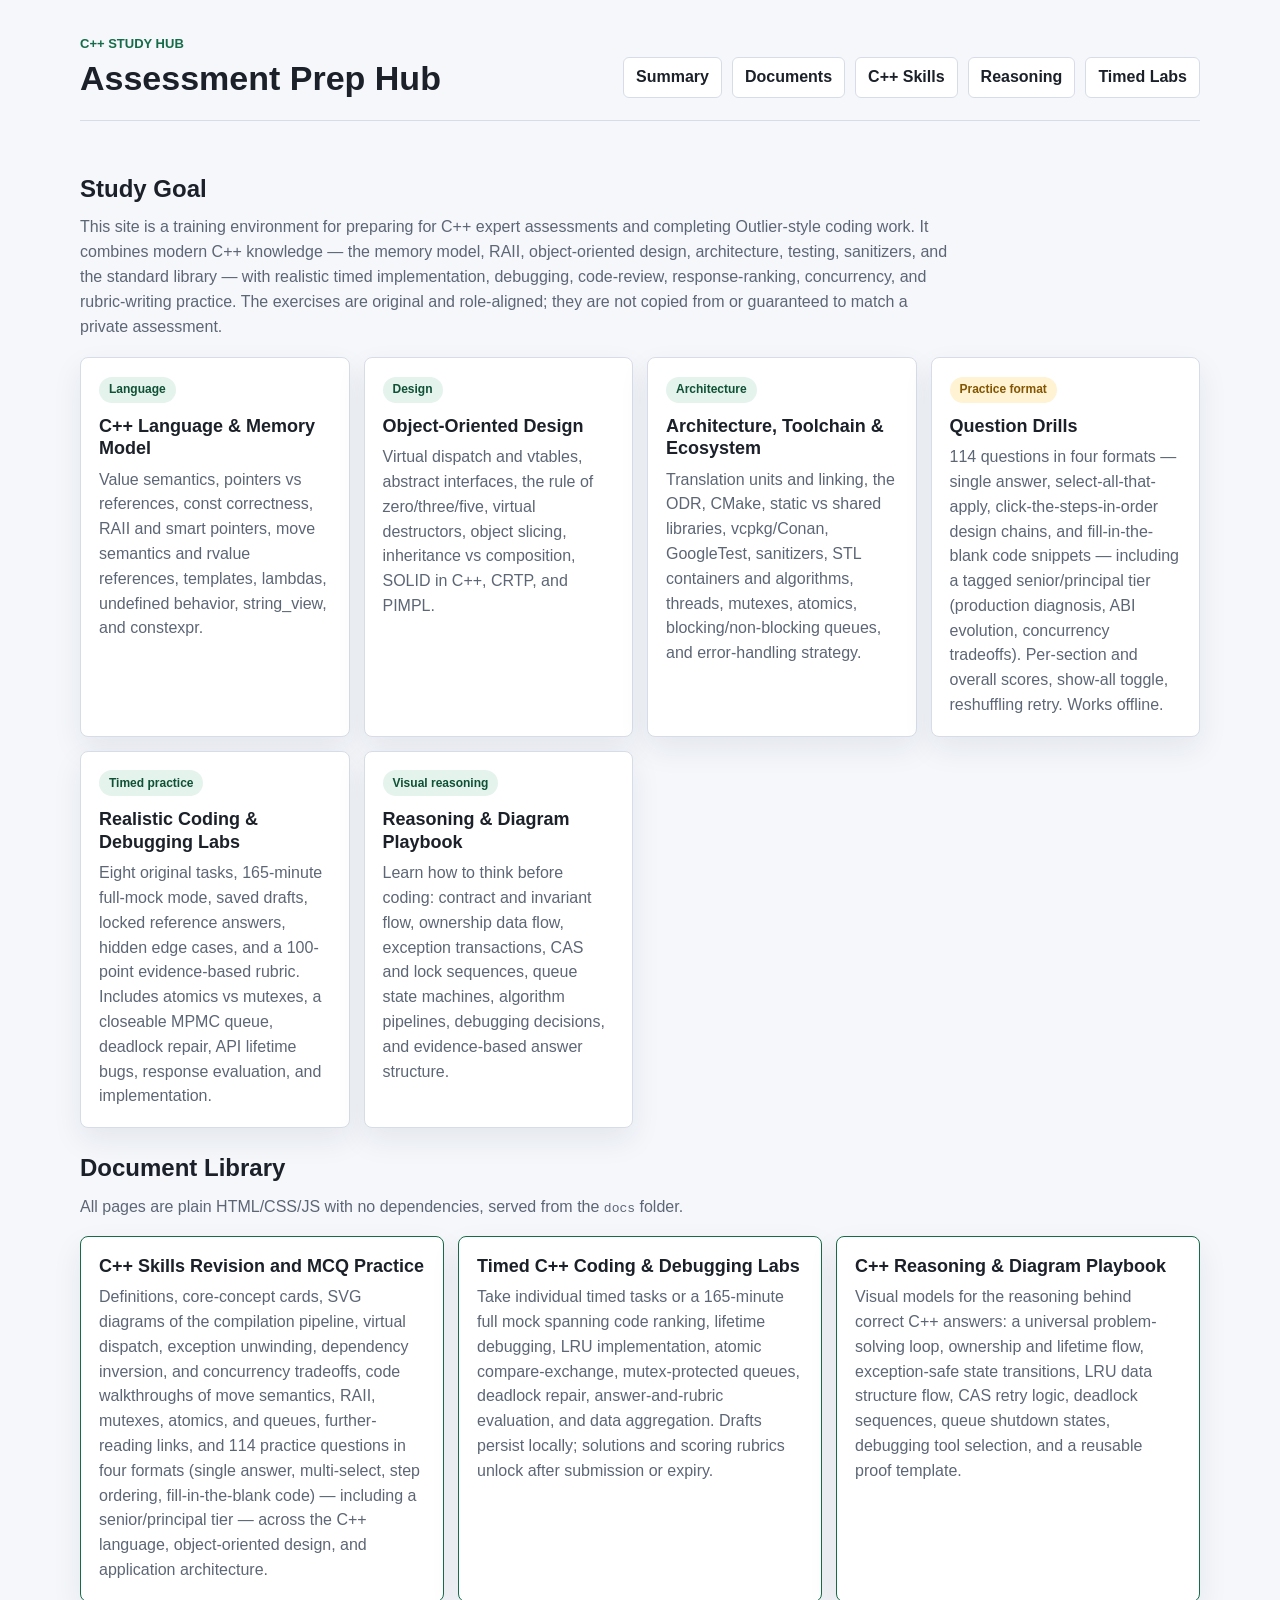
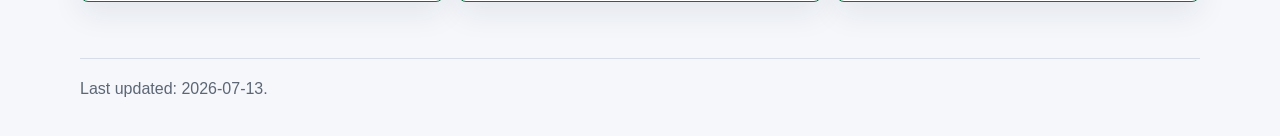
<file: docs/index.html>
<!doctype html>
<html lang="en">
<head>
  <meta charset="utf-8">
  <meta name="viewport" content="width=device-width, initial-scale=1">
  <meta name="description" content="C++ preparation hub for Outlier-style expert work: revision notes, 114 question drills, and realistic timed coding, debugging, code-review, concurrency, and rubric-writing labs.">
  <title>C++ Study Hub</title>
  <link rel="stylesheet" href="styles.css">
</head>
<body>
  <header class="topbar">
    <div>
      <p class="eyebrow">C++ study hub</p>
      <h1>Assessment Prep Hub</h1>
    </div>
    <nav aria-label="Site navigation">
      <a href="#summary">Summary</a>
      <a href="#documents">Documents</a>
      <a href="cpp-skills.html">C++ Skills</a>
      <a href="reasoning-playbook.html">Reasoning</a>
      <a href="assessment-labs.html">Timed Labs</a>
    </nav>
  </header>

  <main>
    <section id="summary" class="section">
      <div class="intro">
        <h2>Study Goal</h2>
        <p>
          This site is a training environment for preparing for C++ expert assessments and completing Outlier-style
          coding work. It combines modern C++ knowledge — the memory model, RAII, object-oriented design,
          architecture, testing, sanitizers, and the standard library — with realistic timed implementation,
          debugging, code-review, response-ranking, concurrency, and rubric-writing practice. The exercises are
          original and role-aligned; they are not copied from or guaranteed to match a private assessment.
        </p>
      </div>

      <div class="quick-grid">
        <article class="mini-card">
          <span class="status good">Language</span>
          <h3>C++ Language &amp; Memory Model</h3>
          <p>Value semantics, pointers vs references, const correctness, RAII and smart pointers, move semantics and rvalue references, templates, lambdas, undefined behavior, string_view, and constexpr.</p>
        </article>
        <article class="mini-card">
          <span class="status good">Design</span>
          <h3>Object-Oriented Design</h3>
          <p>Virtual dispatch and vtables, abstract interfaces, the rule of zero/three/five, virtual destructors, object slicing, inheritance vs composition, SOLID in C++, CRTP, and PIMPL.</p>
        </article>
        <article class="mini-card">
          <span class="status good">Architecture</span>
          <h3>Architecture, Toolchain &amp; Ecosystem</h3>
          <p>Translation units and linking, the ODR, CMake, static vs shared libraries, vcpkg/Conan, GoogleTest, sanitizers, STL containers and algorithms, threads, mutexes, atomics, blocking/non-blocking queues, and error-handling strategy.</p>
        </article>
        <article class="mini-card">
          <span class="status warning">Practice format</span>
          <h3>Question Drills</h3>
          <p>114 questions in four formats — single answer, select-all-that-apply, click-the-steps-in-order design chains, and fill-in-the-blank code snippets — including a tagged senior/principal tier (production diagnosis, ABI evolution, concurrency tradeoffs). Per-section and overall scores, show-all toggle, reshuffling retry. Works offline.</p>
        </article>
        <article class="mini-card">
          <span class="status good">Timed practice</span>
          <h3>Realistic Coding &amp; Debugging Labs</h3>
          <p>Eight original tasks, 165-minute full-mock mode, saved drafts, locked reference answers, hidden edge cases, and a 100-point evidence-based rubric. Includes atomics vs mutexes, a closeable MPMC queue, deadlock repair, API lifetime bugs, response evaluation, and implementation.</p>
        </article>
        <article class="mini-card">
          <span class="status good">Visual reasoning</span>
          <h3>Reasoning &amp; Diagram Playbook</h3>
          <p>Learn how to think before coding: contract and invariant flow, ownership data flow, exception transactions, CAS and lock sequences, queue state machines, algorithm pipelines, debugging decisions, and evidence-based answer structure.</p>
        </article>
      </div>
    </section>

    <section id="documents" class="section">
      <h2>Document Library</h2>
      <p class="section-note">
        All pages are plain HTML/CSS/JS with no dependencies, served from the <code>docs</code> folder.
      </p>

      <div class="doc-grid">
        <a class="doc-link featured" href="cpp-skills.html">
          <strong>C++ Skills Revision and MCQ Practice</strong>
          <span>Definitions, core-concept cards, SVG diagrams of the compilation pipeline, virtual dispatch, exception unwinding, dependency inversion, and concurrency tradeoffs, code walkthroughs of move semantics, RAII, mutexes, atomics, and queues, further-reading links, and 114 practice questions in four formats (single answer, multi-select, step ordering, fill-in-the-blank code) — including a senior/principal tier — across the C++ language, object-oriented design, and application architecture.</span>
        </a>
        <a class="doc-link featured" href="assessment-labs.html">
          <strong>Timed C++ Coding &amp; Debugging Labs</strong>
          <span>Take individual timed tasks or a 165-minute full mock spanning code ranking, lifetime debugging, LRU implementation, atomic compare-exchange, mutex-protected queues, deadlock repair, answer-and-rubric evaluation, and data aggregation. Drafts persist locally; solutions and scoring rubrics unlock after submission or expiry.</span>
        </a>
        <a class="doc-link featured" href="reasoning-playbook.html">
          <strong>C++ Reasoning &amp; Diagram Playbook</strong>
          <span>Visual models for the reasoning behind correct C++ answers: a universal problem-solving loop, ownership and lifetime flow, exception-safe state transitions, LRU data structure flow, CAS retry logic, deadlock sequences, queue shutdown states, debugging tool selection, and a reusable proof template.</span>
        </a>
      </div>
    </section>
  </main>

  <footer>
    <p>Last updated: 2026-07-13.</p>
  </footer>
</body>
</html>
</file>
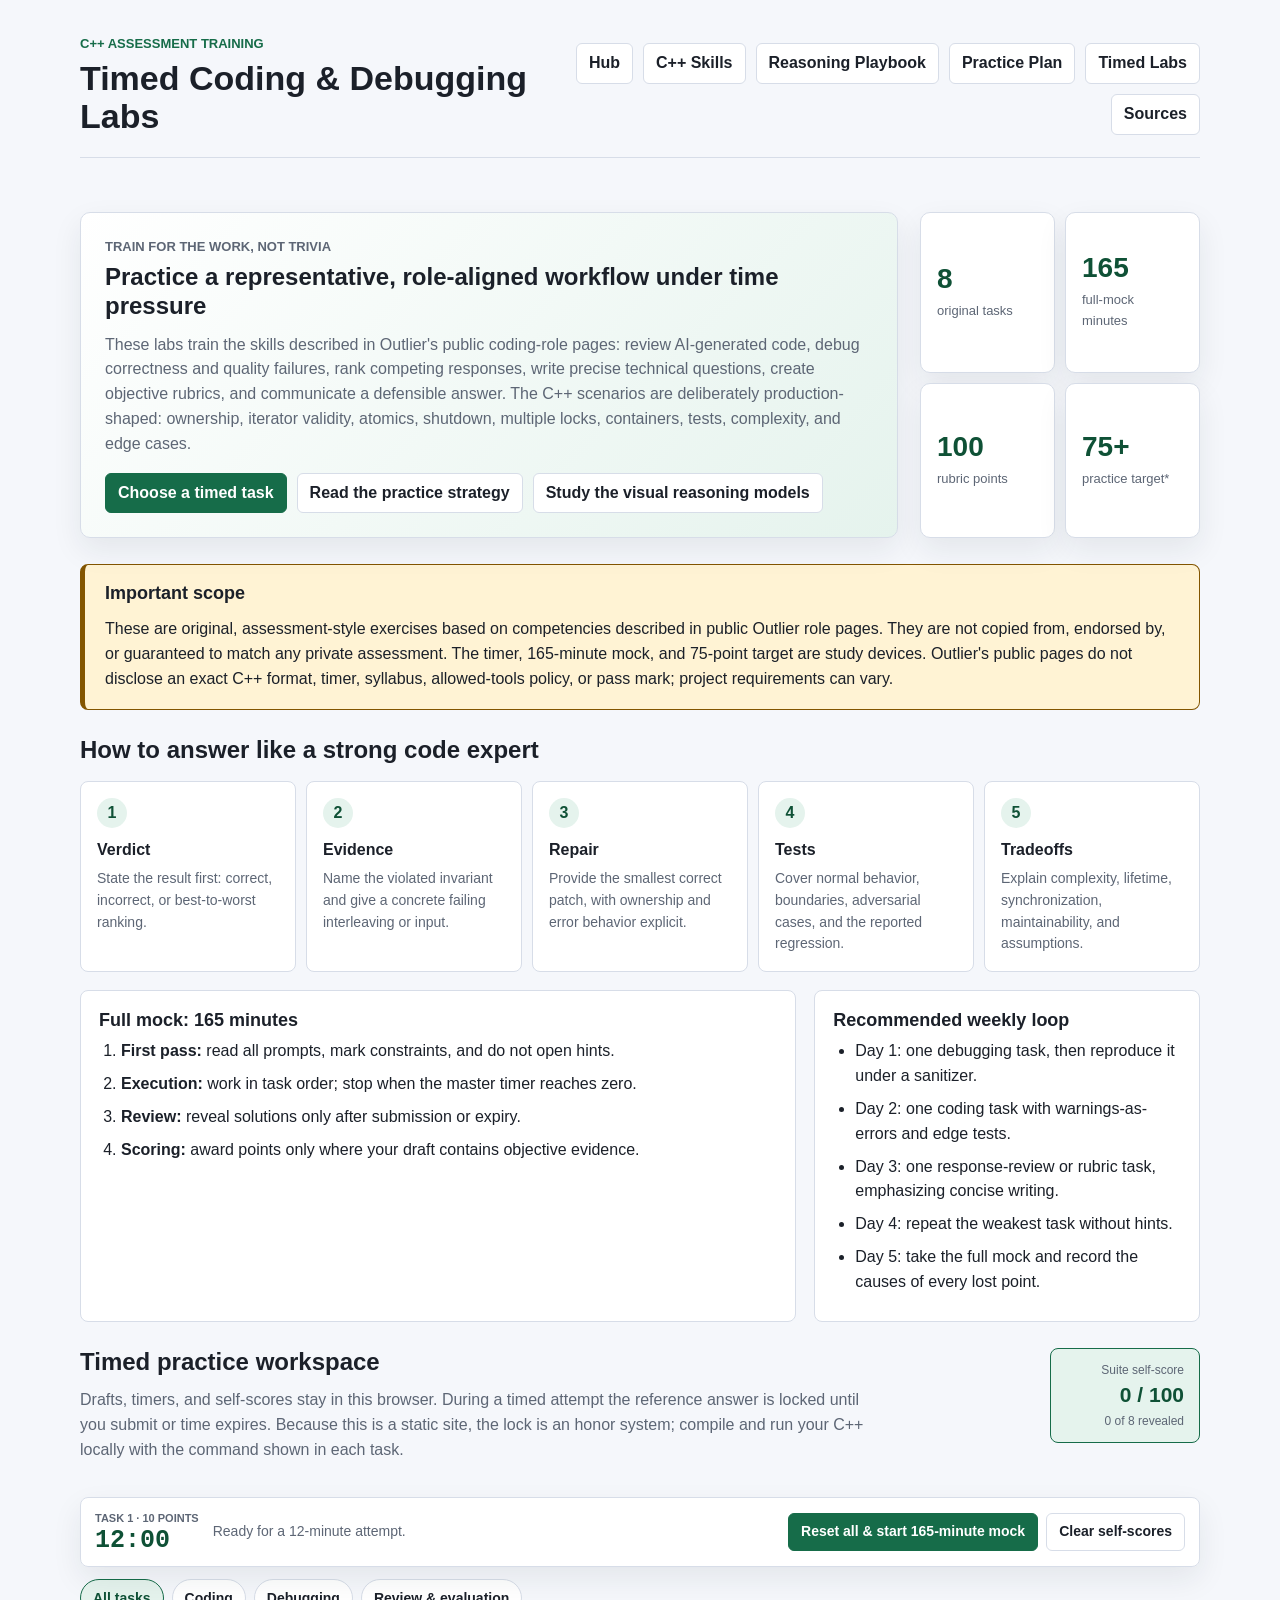
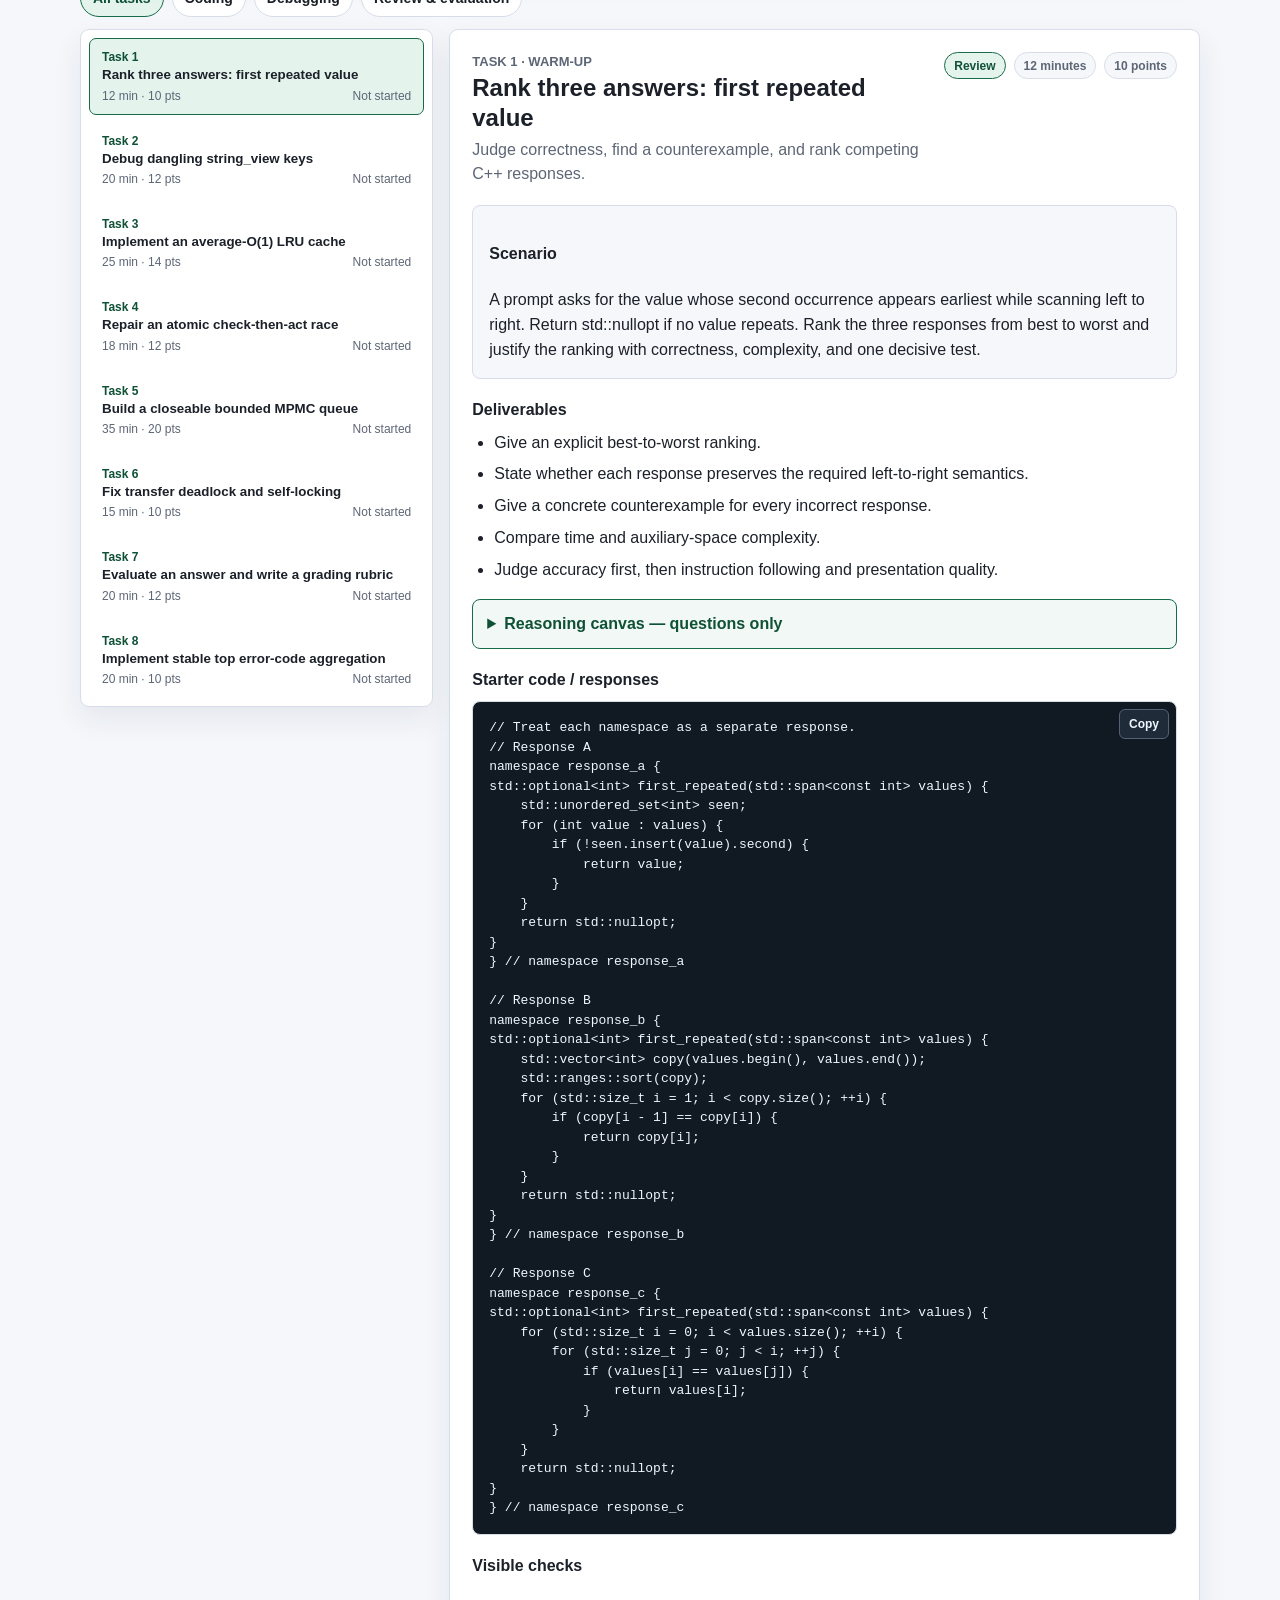
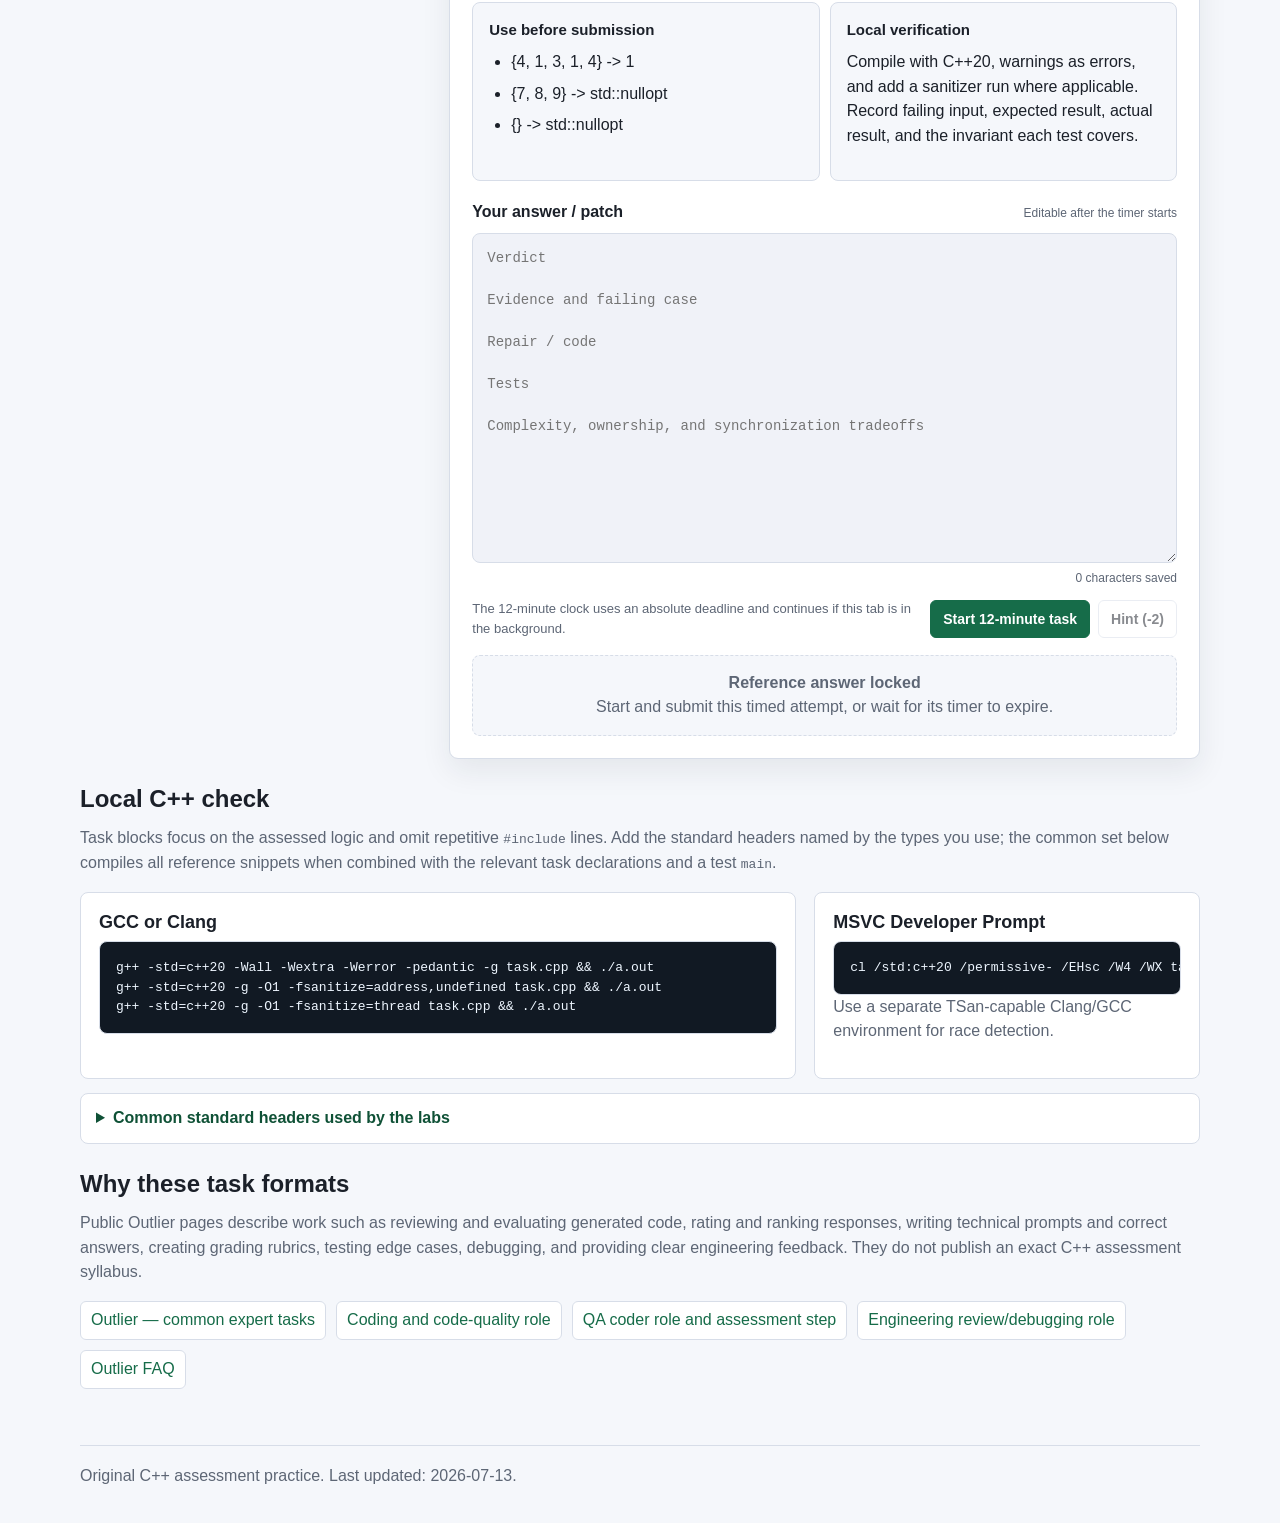
<file: docs/assessment-labs.html>
<!doctype html>
<html lang="en">
<head>
  <meta charset="utf-8">
  <meta name="viewport" content="width=device-width, initial-scale=1">
  <meta name="description" content="Original Outlier-role-aligned C++ assessment practice with timed coding, debugging, code-review, response-ranking, and rubric-writing tasks.">
  <title>Timed C++ Assessment Labs</title>
  <link rel="stylesheet" href="styles.css">
  <link rel="stylesheet" href="assessment-labs.css">
  <link rel="stylesheet" href="reasoning-playbook.css">
  <script defer src="assessment-labs-data.js"></script>
  <script defer src="assessment-labs.js"></script>
</head>
<body>
  <header class="topbar">
    <div>
      <p class="eyebrow">C++ assessment training</p>
      <h1>Timed Coding &amp; Debugging Labs</h1>
    </div>
    <nav aria-label="Site navigation">
      <a href="index.html">Hub</a>
      <a href="cpp-skills.html">C++ Skills</a>
      <a href="reasoning-playbook.html">Reasoning Playbook</a>
      <a href="#practice-plan">Practice Plan</a>
      <a href="#lab-app">Timed Labs</a>
      <a href="#sources">Sources</a>
    </nav>
  </header>

  <main>
    <section class="section hero-grid">
      <div class="intro">
        <p class="eyebrow">Train for the work, not trivia</p>
        <h2>Practice a representative, role-aligned workflow under time pressure</h2>
        <p>
          These labs train the skills described in Outlier's public coding-role pages: review AI-generated code,
          debug correctness and quality failures, rank competing responses, write precise technical questions,
          create objective rubrics, and communicate a defensible answer. The C++ scenarios are deliberately
          production-shaped: ownership, iterator validity, atomics, shutdown, multiple locks, containers, tests,
          complexity, and edge cases.
        </p>
        <div class="actions">
          <a class="button" href="#lab-app">Choose a timed task</a>
          <a class="button secondary" href="#practice-plan">Read the practice strategy</a>
          <a class="button secondary" href="reasoning-playbook.html">Study the visual reasoning models</a>
        </div>
      </div>
      <aside class="practice-summary" aria-label="Practice suite summary">
        <div><strong>8</strong><span>original tasks</span></div>
        <div><strong>165</strong><span>full-mock minutes</span></div>
        <div><strong>100</strong><span>rubric points</span></div>
        <div><strong>75+</strong><span>practice target*</span></div>
      </aside>
    </section>

    <section class="section notice" aria-labelledby="scope-title">
      <h2 id="scope-title">Important scope</h2>
      <p>
        These are original, assessment-style exercises based on competencies described in public Outlier role
        pages. They are not copied from, endorsed by, or guaranteed to match any private assessment. The timer,
        165-minute mock, and 75-point target are study devices. Outlier's public pages do not disclose an exact
        C++ format, timer, syllabus, allowed-tools policy, or pass mark; project requirements can vary.
      </p>
    </section>

    <section id="practice-plan" class="section">
      <h2>How to answer like a strong code expert</h2>
      <div class="answer-framework">
        <article><span>1</span><h3>Verdict</h3><p>State the result first: correct, incorrect, or best-to-worst ranking.</p></article>
        <article><span>2</span><h3>Evidence</h3><p>Name the violated invariant and give a concrete failing interleaving or input.</p></article>
        <article><span>3</span><h3>Repair</h3><p>Provide the smallest correct patch, with ownership and error behavior explicit.</p></article>
        <article><span>4</span><h3>Tests</h3><p>Cover normal behavior, boundaries, adversarial cases, and the reported regression.</p></article>
        <article><span>5</span><h3>Tradeoffs</h3><p>Explain complexity, lifetime, synchronization, maintainability, and assumptions.</p></article>
      </div>
      <div class="split plan-split">
        <article>
          <h3>Full mock: 165 minutes</h3>
          <ol class="timeline">
            <li><strong>First pass:</strong> read all prompts, mark constraints, and do not open hints.</li>
            <li><strong>Execution:</strong> work in task order; stop when the master timer reaches zero.</li>
            <li><strong>Review:</strong> reveal solutions only after submission or expiry.</li>
            <li><strong>Scoring:</strong> award points only where your draft contains objective evidence.</li>
          </ol>
        </article>
        <article>
          <h3>Recommended weekly loop</h3>
          <ul class="checklist">
            <li>Day 1: one debugging task, then reproduce it under a sanitizer.</li>
            <li>Day 2: one coding task with warnings-as-errors and edge tests.</li>
            <li>Day 3: one response-review or rubric task, emphasizing concise writing.</li>
            <li>Day 4: repeat the weakest task without hints.</li>
            <li>Day 5: take the full mock and record the causes of every lost point.</li>
          </ul>
        </article>
      </div>
    </section>

    <section id="lab-app" class="section" aria-labelledby="lab-title">
      <div class="section-heading-row">
        <div>
          <h2 id="lab-title">Timed practice workspace</h2>
          <p class="section-note">
            Drafts, timers, and self-scores stay in this browser. During a timed attempt the reference answer is
            locked until you submit or time expires. Because this is a static site, the lock is an honor system;
            compile and run your C++ locally with the command shown in each task.
          </p>
        </div>
        <div class="suite-score" aria-live="polite">
          <span>Suite self-score</span>
          <strong id="suite-score">0 / 100</strong>
          <small id="suite-progress">0 of 8 revealed</small>
        </div>
      </div>

      <div class="timer-bar" id="timer-bar" data-state="idle">
        <div>
          <span class="timer-kicker" id="timer-kicker">Selected task</span>
          <strong class="timer-display" id="timer-display" role="timer">00:00</strong>
        </div>
        <p id="timer-status">Choose a task and start when you are ready.</p>
        <div class="timer-actions">
          <button class="lab-button primary" id="full-mock" type="button">Reset all &amp; start 165-minute mock</button>
          <button class="lab-button" id="reset-suite-score" type="button">Clear self-scores</button>
        </div>
      </div>

      <div class="filter-row" role="group" aria-label="Filter tasks">
        <button class="filter-button active" type="button" data-filter="all" aria-pressed="true">All tasks</button>
        <button class="filter-button" type="button" data-filter="coding" aria-pressed="false">Coding</button>
        <button class="filter-button" type="button" data-filter="debugging" aria-pressed="false">Debugging</button>
        <button class="filter-button" type="button" data-filter="review" aria-pressed="false">Review &amp; evaluation</button>
      </div>

      <div class="lab-layout">
        <aside class="task-sidebar" aria-label="Assessment tasks">
          <div id="task-list"></div>
        </aside>
        <article class="workspace" id="workspace"></article>
      </div>
      <p class="sr-only" id="lab-announcer" aria-live="polite"></p>
      <noscript>
        <p class="notice">JavaScript is required for timers, saved drafts, answer locking, and self-scoring.</p>
      </noscript>
    </section>

    <section class="section" id="local-setup">
      <h2>Local C++ check</h2>
      <p class="section-note">
        Task blocks focus on the assessed logic and omit repetitive <code>#include</code> lines. Add the standard
        headers named by the types you use; the common set below compiles all reference snippets when combined
        with the relevant task declarations and a test <code>main</code>.
      </p>
      <div class="split">
        <article>
          <h3>GCC or Clang</h3>
          <pre class="command-block">g++ -std=c++20 -Wall -Wextra -Werror -pedantic -g task.cpp &amp;&amp; ./a.out
g++ -std=c++20 -g -O1 -fsanitize=address,undefined task.cpp &amp;&amp; ./a.out
g++ -std=c++20 -g -O1 -fsanitize=thread task.cpp &amp;&amp; ./a.out</pre>
        </article>
        <article>
          <h3>MSVC Developer Prompt</h3>
          <pre class="command-block">cl /std:c++20 /permissive- /EHsc /W4 /WX task.cpp</pre>
          <p class="section-note">Use a separate TSan-capable Clang/GCC environment for race detection.</p>
        </article>
      </div>
      <details class="header-kit">
        <summary>Common standard headers used by the labs</summary>
        <pre class="command-block">#include &lt;algorithm&gt;
#include &lt;atomic&gt;
#include &lt;condition_variable&gt;
#include &lt;cstddef&gt;
#include &lt;cstdint&gt;
#include &lt;deque&gt;
#include &lt;limits&gt;
#include &lt;list&gt;
#include &lt;memory&gt;
#include &lt;mutex&gt;
#include &lt;optional&gt;
#include &lt;ranges&gt;
#include &lt;span&gt;
#include &lt;stdexcept&gt;
#include &lt;string&gt;
#include &lt;string_view&gt;
#include &lt;type_traits&gt;
#include &lt;unordered_map&gt;
#include &lt;unordered_set&gt;
#include &lt;utility&gt;
#include &lt;vector&gt;</pre>
      </details>
    </section>

    <section id="sources" class="section">
      <h2>Why these task formats</h2>
      <p class="section-note">
        Public Outlier pages describe work such as reviewing and evaluating generated code, rating and ranking
        responses, writing technical prompts and correct answers, creating grading rubrics, testing edge cases,
        debugging, and providing clear engineering feedback. They do not publish an exact C++ assessment syllabus.
      </p>
      <div class="link-list">
        <a href="https://outlier.ai/" target="_blank" rel="noopener">Outlier — common expert tasks</a>
        <a href="https://outlier.ai/coding/code-quality/en-in" target="_blank" rel="noopener">Coding and code-quality role</a>
        <a href="https://outlier.ai/coding/es-419" target="_blank" rel="noopener">QA coder role and assessment step</a>
        <a href="https://outlier.ai/coding/fslc" target="_blank" rel="noopener">Engineering review/debugging role</a>
        <a href="https://outlier.ai/faq" target="_blank" rel="noopener">Outlier FAQ</a>
      </div>
    </section>
  </main>

  <footer>
    <p>Original C++ assessment practice. Last updated: 2026-07-13.</p>
  </footer>
</body>
</html>
</file>
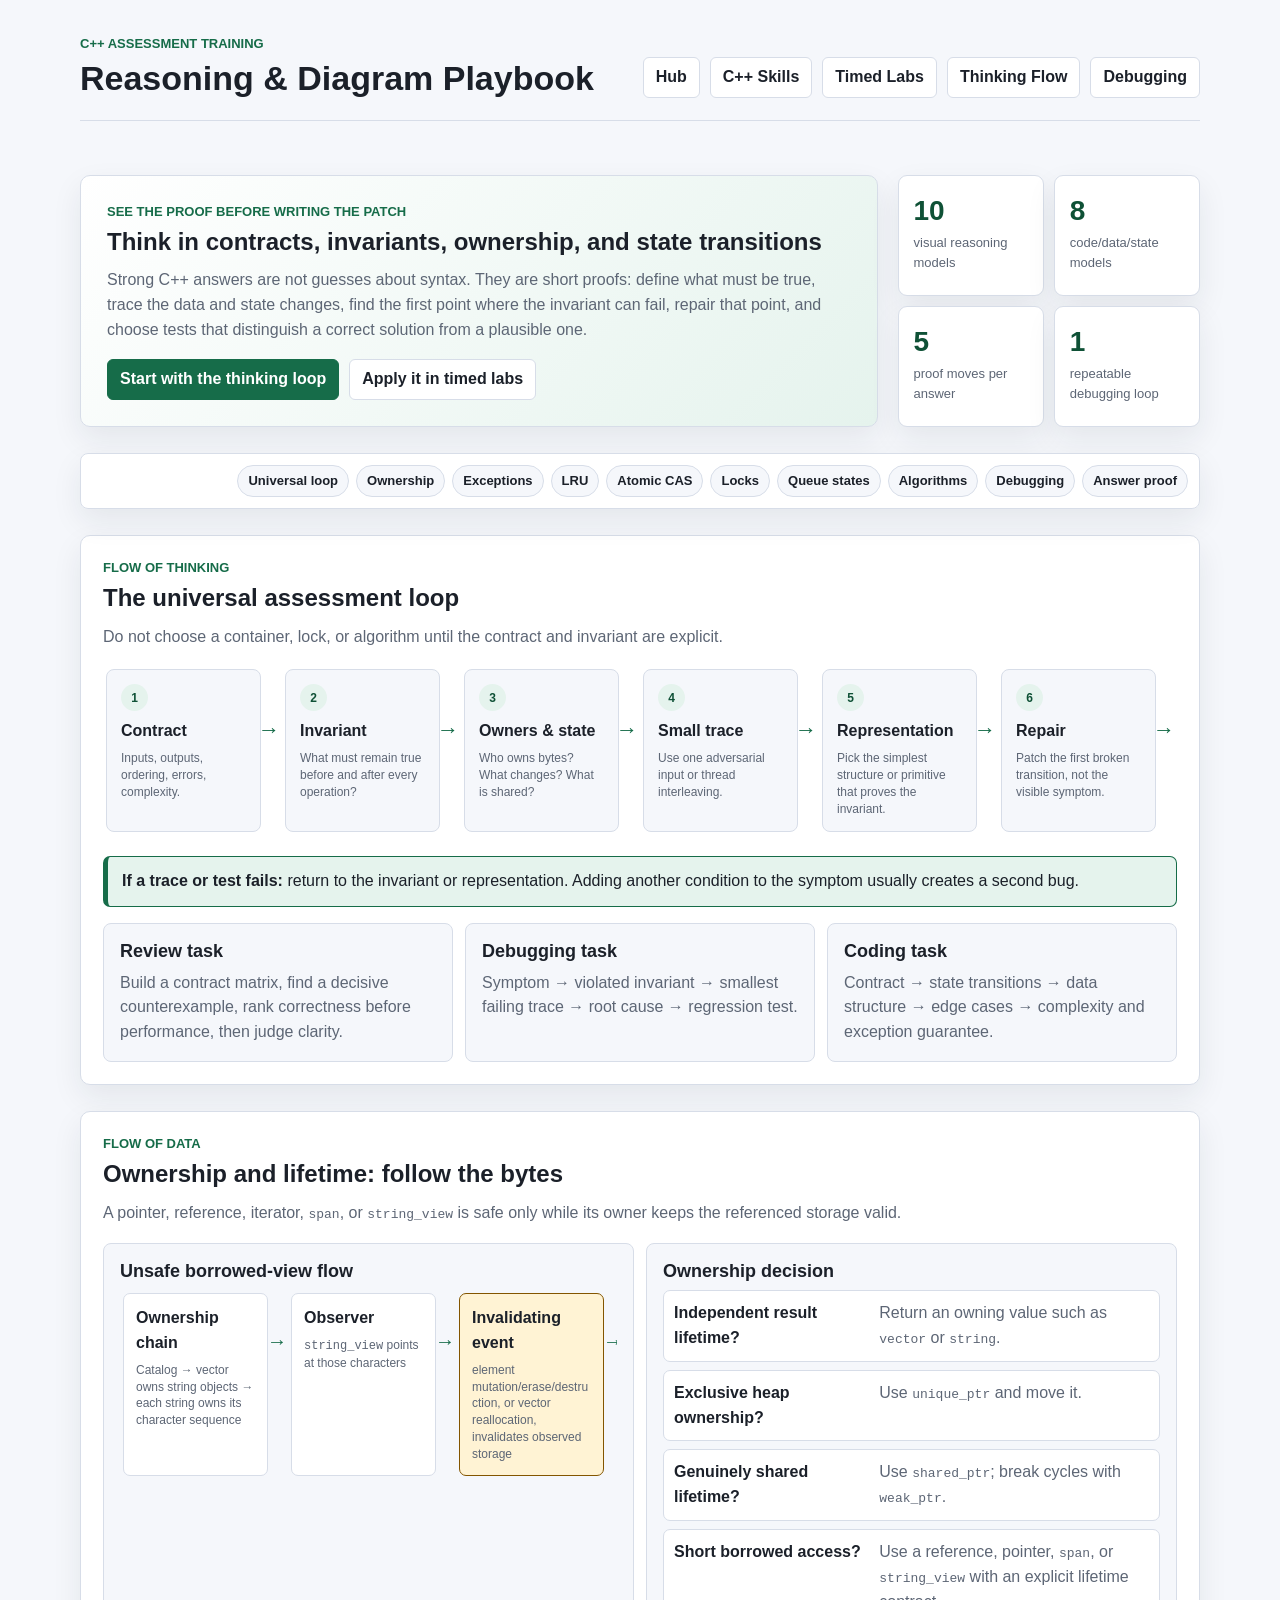
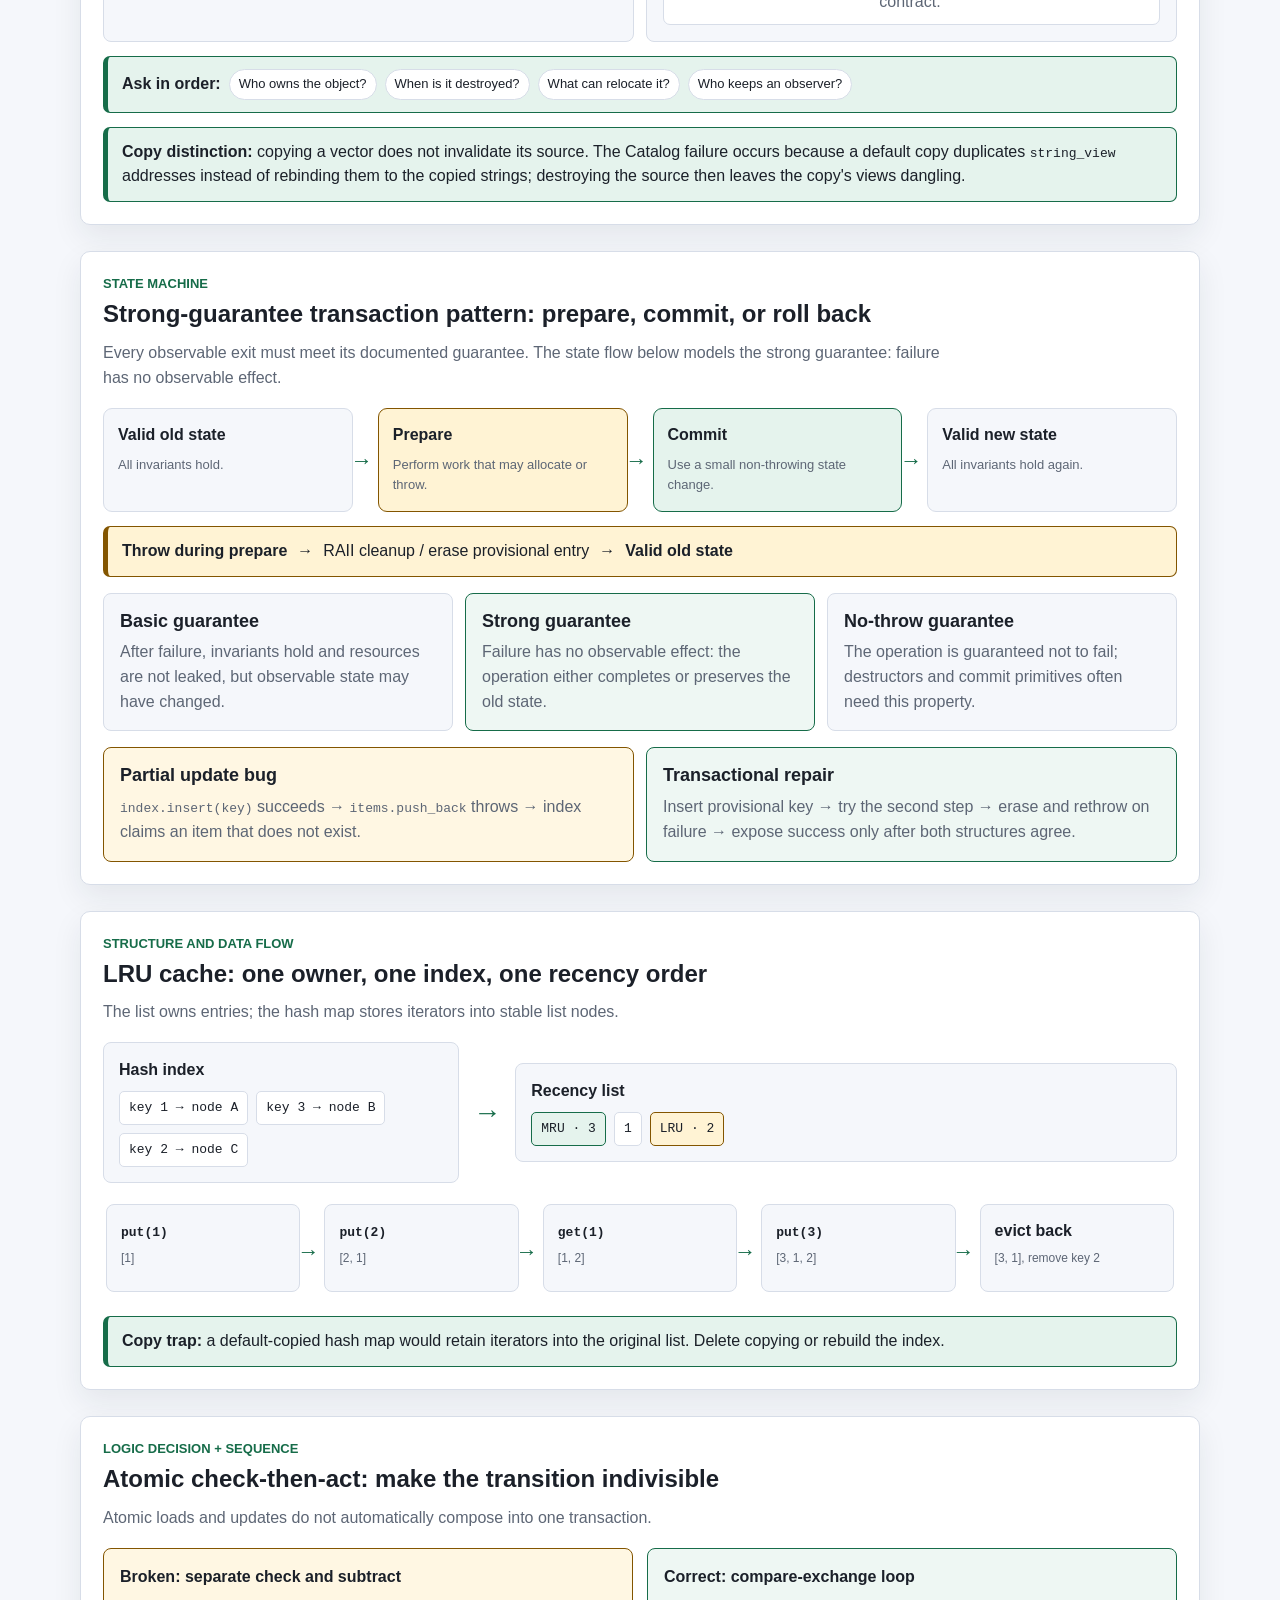
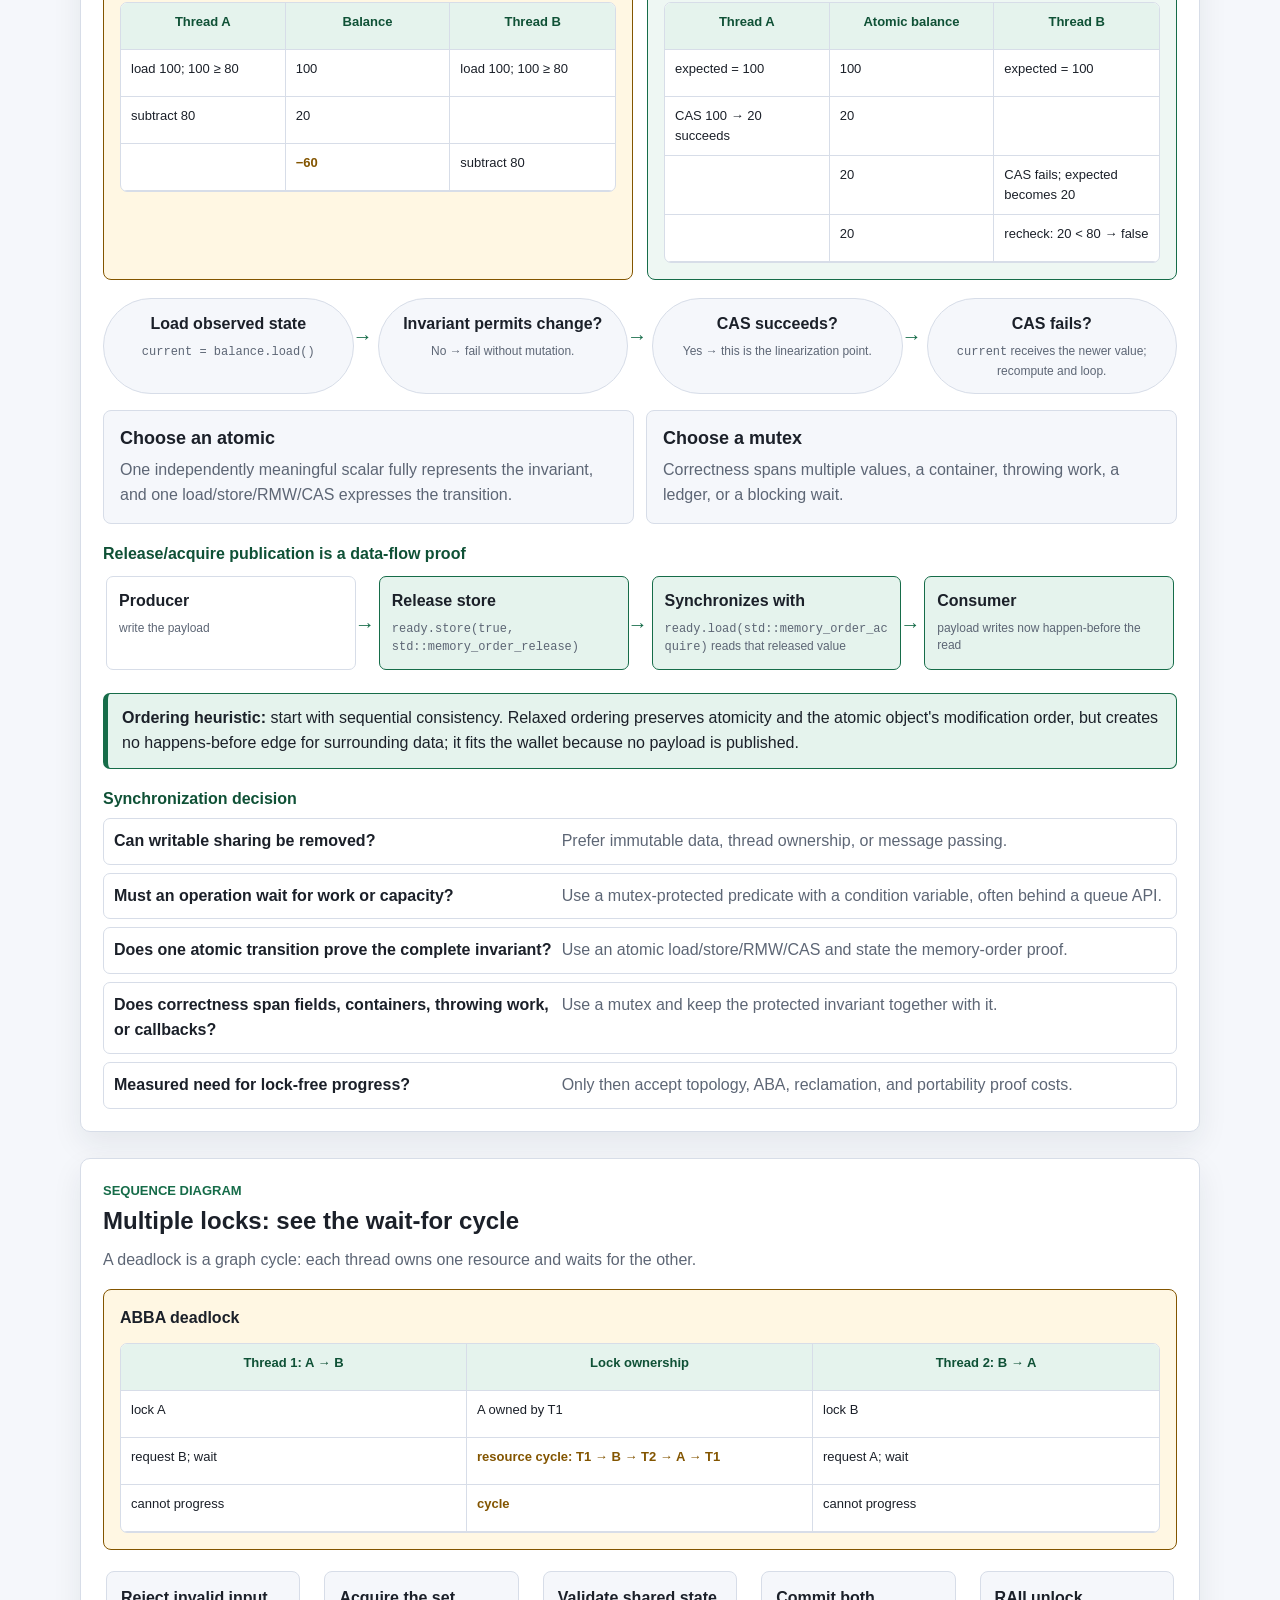
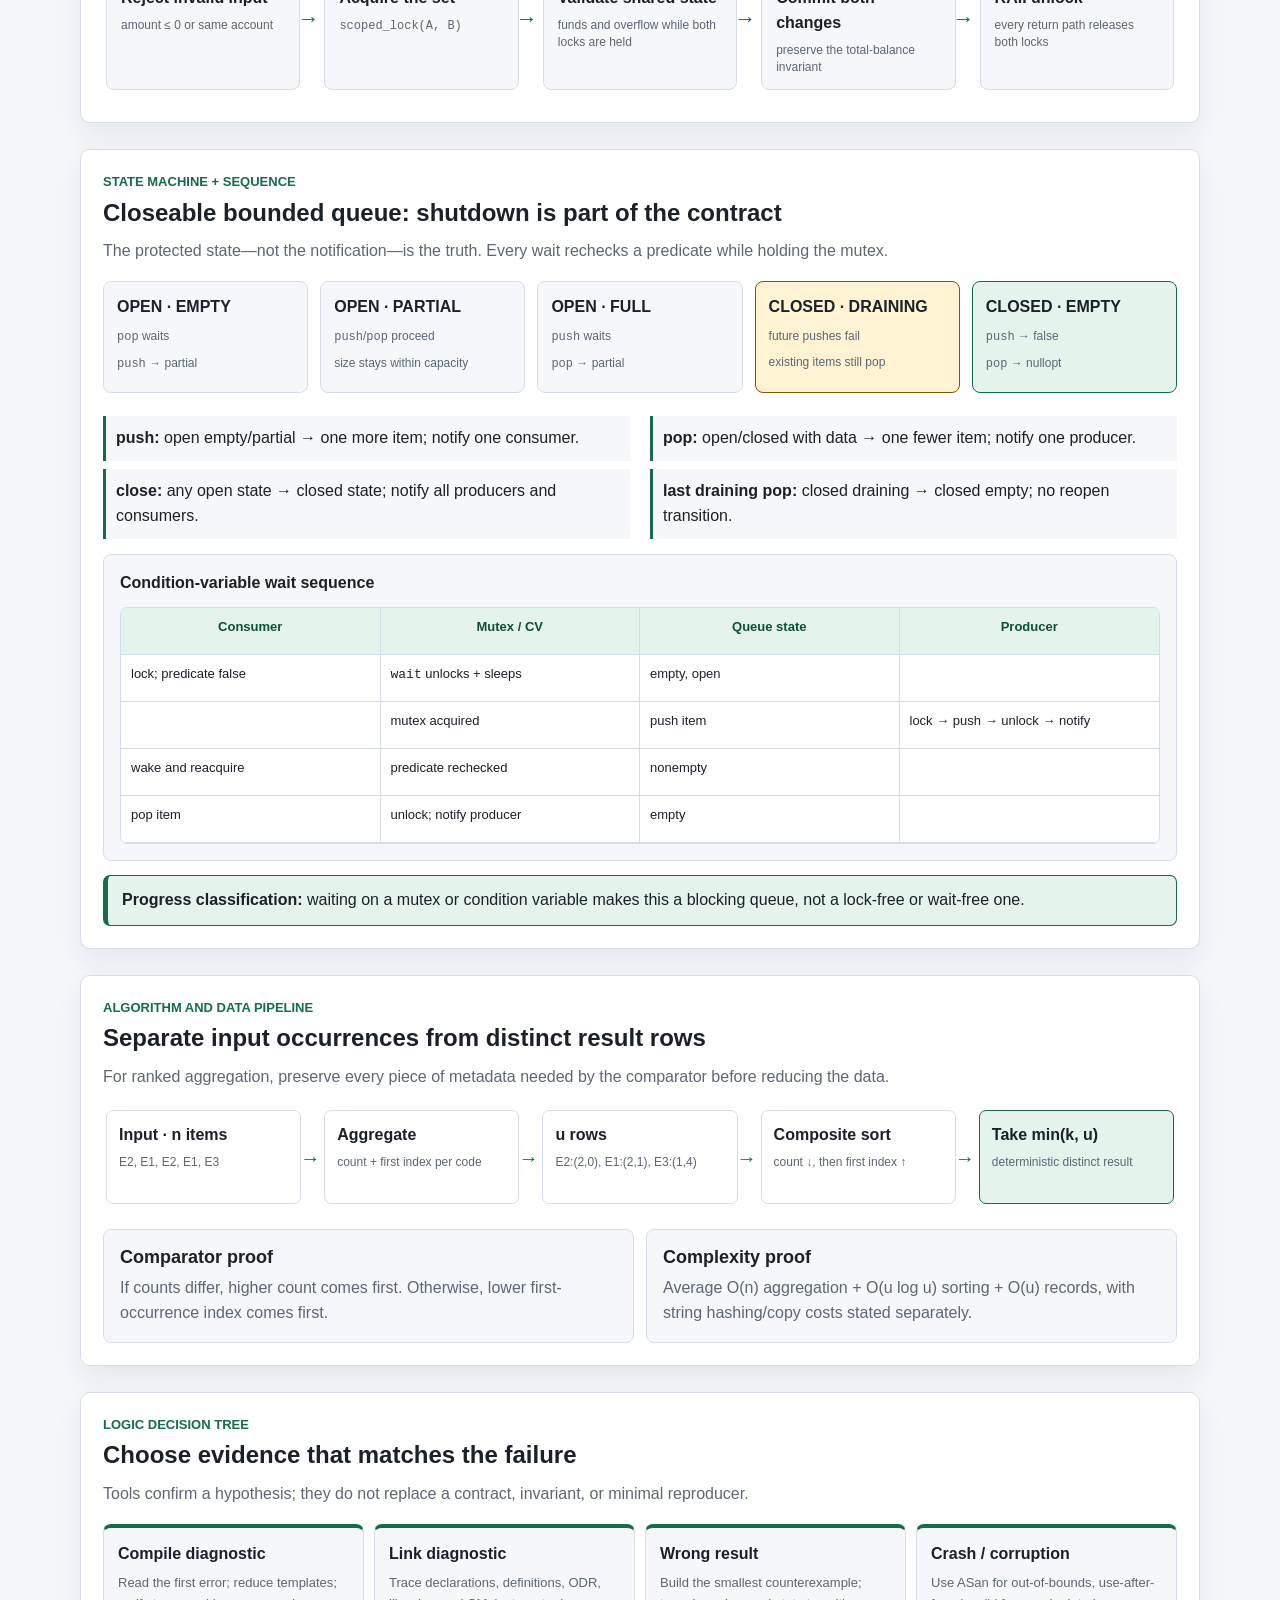
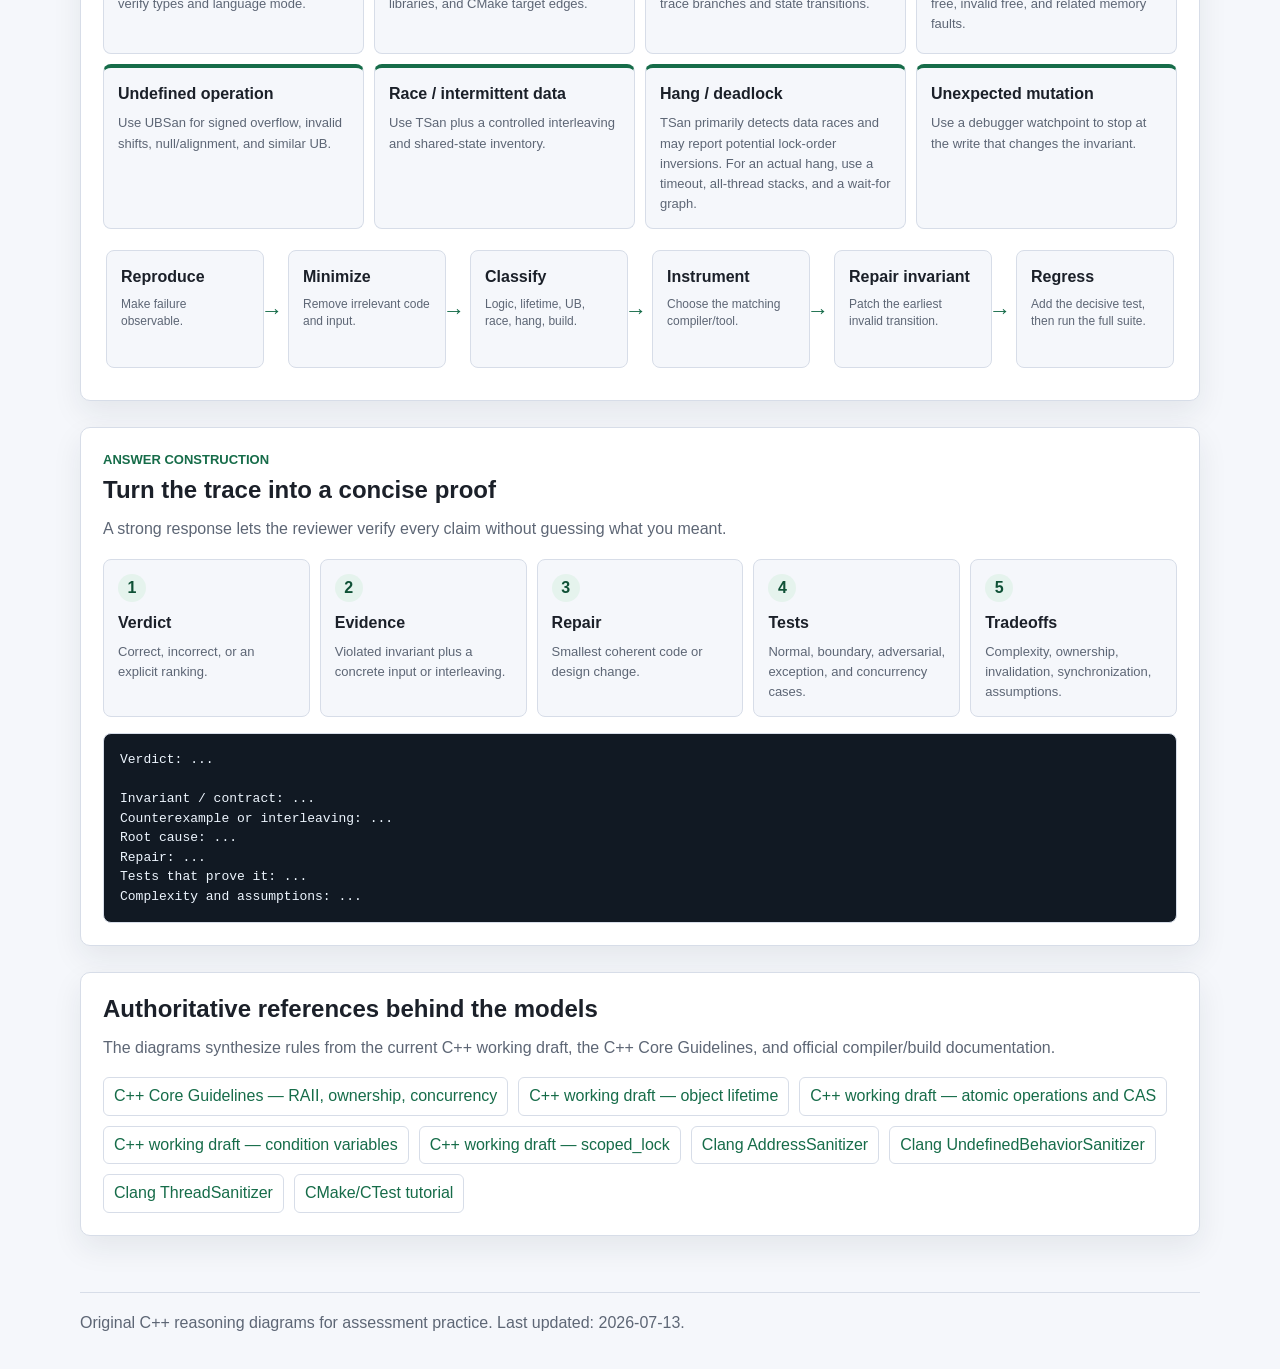
<file: docs/reasoning-playbook.html>
<!doctype html>
<html lang="en">
<head>
  <meta charset="utf-8">
  <meta name="viewport" content="width=device-width, initial-scale=1">
  <meta name="description" content="A visual C++ problem-solving playbook for assessment work: reasoning flow, ownership data flow, CAS and lock sequences, queue state machines, algorithm pipelines, debugging decisions, and answer proof.">
  <title>C++ Reasoning &amp; Diagram Playbook</title>
  <link rel="stylesheet" href="styles.css">
  <link rel="stylesheet" href="reasoning-playbook.css">
</head>
<body>
  <header class="topbar">
    <div>
      <p class="eyebrow">C++ assessment training</p>
      <h1>Reasoning &amp; Diagram Playbook</h1>
    </div>
    <nav aria-label="Site navigation">
      <a href="index.html">Hub</a>
      <a href="cpp-skills.html">C++ Skills</a>
      <a href="assessment-labs.html">Timed Labs</a>
      <a href="#thinking-loop">Thinking Flow</a>
      <a href="#debugging-decision">Debugging</a>
    </nav>
  </header>

  <main>
    <section class="section reasoning-hero">
      <div class="reasoning-hero-copy">
        <p class="eyebrow">See the proof before writing the patch</p>
        <h2>Think in contracts, invariants, ownership, and state transitions</h2>
        <p>
          Strong C++ answers are not guesses about syntax. They are short proofs: define what must be true,
          trace the data and state changes, find the first point where the invariant can fail, repair that point,
          and choose tests that distinguish a correct solution from a plausible one.
        </p>
        <div class="actions">
          <a class="button" href="#thinking-loop">Start with the thinking loop</a>
          <a class="button secondary" href="assessment-labs.html">Apply it in timed labs</a>
        </div>
      </div>
      <aside class="reasoning-summary" aria-label="Playbook contents">
        <div><strong>10</strong><span>visual reasoning models</span></div>
        <div><strong>8</strong><span>code/data/state models</span></div>
        <div><strong>5</strong><span>proof moves per answer</span></div>
        <div><strong>1</strong><span>repeatable debugging loop</span></div>
      </aside>
    </section>

    <nav class="reasoning-toc section" aria-label="Reasoning playbook sections">
      <a href="#thinking-loop">Universal loop</a>
      <a href="#ownership-data-flow">Ownership</a>
      <a href="#exception-transaction">Exceptions</a>
      <a href="#lru-data-flow">LRU</a>
      <a href="#atomic-cas-loop">Atomic CAS</a>
      <a href="#transfer-sequence">Locks</a>
      <a href="#queue-state-machine">Queue states</a>
      <a href="#algorithm-pipeline">Algorithms</a>
      <a href="#debugging-decision">Debugging</a>
      <a href="#answer-proof">Answer proof</a>
    </nav>

    <section id="thinking-loop" class="section reasoning-section">
      <div class="reasoning-heading">
        <p class="eyebrow">Flow of thinking</p>
        <h2>The universal assessment loop</h2>
        <p>Do not choose a container, lock, or algorithm until the contract and invariant are explicit.</p>
      </div>
      <ol class="flow-chain flow-chain-wide" aria-label="Universal C++ assessment reasoning flow">
        <li><span>1</span><strong>Contract</strong><small>Inputs, outputs, ordering, errors, complexity.</small></li>
        <li><span>2</span><strong>Invariant</strong><small>What must remain true before and after every operation?</small></li>
        <li><span>3</span><strong>Owners &amp; state</strong><small>Who owns bytes? What changes? What is shared?</small></li>
        <li><span>4</span><strong>Small trace</strong><small>Use one adversarial input or thread interleaving.</small></li>
        <li><span>5</span><strong>Representation</strong><small>Pick the simplest structure or primitive that proves the invariant.</small></li>
        <li><span>6</span><strong>Repair</strong><small>Patch the first broken transition, not the visible symptom.</small></li>
        <li><span>7</span><strong>Proof</strong><small>Tests, complexity, lifetime, exception, and concurrency assumptions.</small></li>
      </ol>
      <div class="reasoning-callout">
        <strong>If a trace or test fails:</strong>
        return to the invariant or representation. Adding another condition to the symptom usually creates a second bug.
      </div>
      <div class="model-grid three-models">
        <article class="model-card">
          <h3>Review task</h3>
          <p>Build a contract matrix, find a decisive counterexample, rank correctness before performance, then judge clarity.</p>
        </article>
        <article class="model-card">
          <h3>Debugging task</h3>
          <p>Symptom → violated invariant → smallest failing trace → root cause → regression test.</p>
        </article>
        <article class="model-card">
          <h3>Coding task</h3>
          <p>Contract → state transitions → data structure → edge cases → complexity and exception guarantee.</p>
        </article>
      </div>
    </section>

    <section id="ownership-data-flow" class="section reasoning-section">
      <div class="reasoning-heading">
        <p class="eyebrow">Flow of data</p>
        <h2>Ownership and lifetime: follow the bytes</h2>
        <p>A pointer, reference, iterator, <code>span</code>, or <code>string_view</code> is safe only while its owner keeps the referenced storage valid.</p>
      </div>
      <div class="model-grid">
        <article class="visual-card">
          <h3>Unsafe borrowed-view flow</h3>
          <ol class="data-flow" aria-label="A string view becomes dangling after vector growth">
            <li class="data-node"><strong>Ownership chain</strong><span>Catalog → vector owns string objects → each string owns its character sequence</span></li>
            <li class="data-node"><strong>Observer</strong><span><code>string_view</code> points at those characters</span></li>
            <li class="data-node warning"><strong>Invalidating event</strong><span>element mutation/erase/destruction, or vector reallocation, invalidates observed storage</span></li>
            <li class="data-node danger"><strong>Invalid view</strong><span>observer still holds the old address</span></li>
            <li class="data-node danger"><strong>Later access</strong><span>undefined behavior or corrupt lookup</span></li>
          </ol>
        </article>
        <article class="visual-card">
          <h3>Ownership decision</h3>
          <div class="decision-list">
            <div><strong>Independent result lifetime?</strong><span>Return an owning value such as <code>vector</code> or <code>string</code>.</span></div>
            <div><strong>Exclusive heap ownership?</strong><span>Use <code>unique_ptr</code> and move it.</span></div>
            <div><strong>Genuinely shared lifetime?</strong><span>Use <code>shared_ptr</code>; break cycles with <code>weak_ptr</code>.</span></div>
            <div><strong>Short borrowed access?</strong><span>Use a reference, pointer, <code>span</code>, or <code>string_view</code> with an explicit lifetime contract.</span></div>
          </div>
        </article>
      </div>
      <div class="question-strip">
        <strong>Ask in order:</strong>
        <span>Who owns the object?</span><span>When is it destroyed?</span><span>What can relocate it?</span><span>Who keeps an observer?</span>
      </div>
      <div class="reasoning-callout"><strong>Copy distinction:</strong> copying a vector does not invalidate its source. The Catalog failure occurs because a default copy duplicates <code>string_view</code> addresses instead of rebinding them to the copied strings; destroying the source then leaves the copy's views dangling.</div>
    </section>

    <section id="exception-transaction" class="section reasoning-section">
      <div class="reasoning-heading">
        <p class="eyebrow">State machine</p>
        <h2>Strong-guarantee transaction pattern: prepare, commit, or roll back</h2>
        <p>Every observable exit must meet its documented guarantee. The state flow below models the strong guarantee: failure has no observable effect.</p>
      </div>
      <div class="state-row" aria-label="Exception-safe transactional state flow">
        <article class="state-node"><strong>Valid old state</strong><span>All invariants hold.</span></article>
        <article class="state-node question"><strong>Prepare</strong><span>Perform work that may allocate or throw.</span></article>
        <article class="state-node safe"><strong>Commit</strong><span>Use a small non-throwing state change.</span></article>
        <article class="state-node"><strong>Valid new state</strong><span>All invariants hold again.</span></article>
      </div>
      <div class="rollback-path">
        <strong>Throw during prepare</strong><span aria-hidden="true">→</span><span>RAII cleanup / erase provisional entry</span><span aria-hidden="true">→</span><strong>Valid old state</strong>
      </div>
      <div class="model-grid three-models guarantee-grid">
        <article class="model-card"><h3>Basic guarantee</h3><p>After failure, invariants hold and resources are not leaked, but observable state may have changed.</p></article>
        <article class="model-card safe-card"><h3>Strong guarantee</h3><p>Failure has no observable effect: the operation either completes or preserves the old state.</p></article>
        <article class="model-card"><h3>No-throw guarantee</h3><p>The operation is guaranteed not to fail; destructors and commit primitives often need this property.</p></article>
      </div>
      <div class="model-grid">
        <article class="model-card danger-card">
          <h3>Partial update bug</h3>
          <p><code>index.insert(key)</code> succeeds → <code>items.push_back</code> throws → index claims an item that does not exist.</p>
        </article>
        <article class="model-card safe-card">
          <h3>Transactional repair</h3>
          <p>Insert provisional key → try the second step → erase and rethrow on failure → expose success only after both structures agree.</p>
        </article>
      </div>
    </section>

    <section id="lru-data-flow" class="section reasoning-section">
      <div class="reasoning-heading">
        <p class="eyebrow">Structure and data flow</p>
        <h2>LRU cache: one owner, one index, one recency order</h2>
        <p>The list owns entries; the hash map stores iterators into stable list nodes.</p>
      </div>
      <div class="lru-structure" aria-label="LRU cache data structure">
        <div class="lru-map"><strong>Hash index</strong><span>key 1 → node A</span><span>key 3 → node B</span><span>key 2 → node C</span></div>
        <div class="lru-arrow" aria-hidden="true">→</div>
        <div class="lru-list"><strong>Recency list</strong><span class="mru">MRU · 3</span><span>1</span><span class="lru">LRU · 2</span></div>
      </div>
      <ol class="flow-chain trace-chain" aria-label="LRU operation trace">
        <li><strong><code>put(1)</code></strong><small>[1]</small></li>
        <li><strong><code>put(2)</code></strong><small>[2, 1]</small></li>
        <li><strong><code>get(1)</code></strong><small>[1, 2]</small></li>
        <li><strong><code>put(3)</code></strong><small>[3, 1, 2]</small></li>
        <li><strong>evict back</strong><small>[3, 1], remove key 2</small></li>
      </ol>
      <div class="reasoning-callout">
        <strong>Copy trap:</strong> a default-copied hash map would retain iterators into the original list. Delete copying or rebuild the index.
      </div>
    </section>

    <section id="atomic-cas-loop" class="section reasoning-section">
      <div class="reasoning-heading">
        <p class="eyebrow">Logic decision + sequence</p>
        <h2>Atomic check-then-act: make the transition indivisible</h2>
        <p>Atomic loads and updates do not automatically compose into one transaction.</p>
      </div>
      <div class="sequence-compare">
        <figure class="sequence-card danger-card">
          <figcaption>Broken: separate check and subtract</figcaption>
          <div class="sequence-lanes three">
            <strong>Thread A</strong><strong>Balance</strong><strong>Thread B</strong>
            <span>load 100; 100 ≥ 80</span><span>100</span><span>load 100; 100 ≥ 80</span>
            <span>subtract 80</span><span>20</span><span></span>
            <span></span><span class="danger-text">−60</span><span>subtract 80</span>
          </div>
        </figure>
        <figure class="sequence-card safe-card">
          <figcaption>Correct: compare-exchange loop</figcaption>
          <div class="sequence-lanes three">
            <strong>Thread A</strong><strong>Atomic balance</strong><strong>Thread B</strong>
            <span>expected = 100</span><span>100</span><span>expected = 100</span>
            <span>CAS 100 → 20 succeeds</span><span>20</span><span></span>
            <span></span><span>20</span><span>CAS fails; expected becomes 20</span>
            <span></span><span>20</span><span>recheck: 20 &lt; 80 → false</span>
          </div>
        </figure>
      </div>
      <ol class="decision-flow" aria-label="Compare-exchange decision loop">
        <li><strong>Load observed state</strong><span><code>current = balance.load()</code></span></li>
        <li><strong>Invariant permits change?</strong><span>No → fail without mutation.</span></li>
        <li><strong>CAS succeeds?</strong><span>Yes → this is the linearization point.</span></li>
        <li><strong>CAS fails?</strong><span><code>current</code> receives the newer value; recompute and loop.</span></li>
      </ol>
      <div class="model-grid">
        <article class="model-card"><h3>Choose an atomic</h3><p>One independently meaningful scalar fully represents the invariant, and one load/store/RMW/CAS expresses the transition.</p></article>
        <article class="model-card"><h3>Choose a mutex</h3><p>Correctness spans multiple values, a container, throwing work, a ledger, or a blocking wait.</p></article>
      </div>
      <h3 class="submodel-title">Release/acquire publication is a data-flow proof</h3>
      <ol class="data-flow" aria-label="Release acquire publication flow">
        <li class="data-node"><strong>Producer</strong><span>write the payload</span></li>
        <li class="data-node safe"><strong>Release store</strong><span><code>ready.store(true, std::memory_order_release)</code></span></li>
        <li class="data-node safe"><strong>Synchronizes with</strong><span><code>ready.load(std::memory_order_acquire)</code> reads that released value</span></li>
        <li class="data-node safe"><strong>Consumer</strong><span>payload writes now happen-before the read</span></li>
      </ol>
      <div class="reasoning-callout"><strong>Ordering heuristic:</strong> start with sequential consistency. Relaxed ordering preserves atomicity and the atomic object's modification order, but creates no happens-before edge for surrounding data; it fits the wallet because no payload is published.</div>
      <h3 class="submodel-title">Synchronization decision</h3>
      <div class="decision-list">
        <div><strong>Can writable sharing be removed?</strong><span>Prefer immutable data, thread ownership, or message passing.</span></div>
        <div><strong>Must an operation wait for work or capacity?</strong><span>Use a mutex-protected predicate with a condition variable, often behind a queue API.</span></div>
        <div><strong>Does one atomic transition prove the complete invariant?</strong><span>Use an atomic load/store/RMW/CAS and state the memory-order proof.</span></div>
        <div><strong>Does correctness span fields, containers, throwing work, or callbacks?</strong><span>Use a mutex and keep the protected invariant together with it.</span></div>
        <div><strong>Measured need for lock-free progress?</strong><span>Only then accept topology, ABA, reclamation, and portability proof costs.</span></div>
      </div>
    </section>

    <section id="transfer-sequence" class="section reasoning-section">
      <div class="reasoning-heading">
        <p class="eyebrow">Sequence diagram</p>
        <h2>Multiple locks: see the wait-for cycle</h2>
        <p>A deadlock is a graph cycle: each thread owns one resource and waits for the other.</p>
      </div>
      <figure class="sequence-card danger-card">
        <figcaption>ABBA deadlock</figcaption>
        <div class="sequence-lanes three">
          <strong>Thread 1: A → B</strong><strong>Lock ownership</strong><strong>Thread 2: B → A</strong>
          <span>lock A</span><span>A owned by T1</span><span>lock B</span>
          <span>request B; wait</span><span class="danger-text">resource cycle: T1 → B → T2 → A → T1</span><span>request A; wait</span>
          <span>cannot progress</span><span class="danger-text">cycle</span><span>cannot progress</span>
        </div>
      </figure>
      <ol class="flow-chain trace-chain" aria-label="Deadlock-safe transfer reasoning">
        <li><strong>Reject invalid input</strong><small>amount ≤ 0 or same account</small></li>
        <li><strong>Acquire the set</strong><small><code>scoped_lock(A, B)</code></small></li>
        <li><strong>Validate shared state</strong><small>funds and overflow while both locks are held</small></li>
        <li><strong>Commit both changes</strong><small>preserve the total-balance invariant</small></li>
        <li><strong>RAII unlock</strong><small>every return path releases both locks</small></li>
      </ol>
    </section>

    <section id="queue-state-machine" class="section reasoning-section">
      <div class="reasoning-heading">
        <p class="eyebrow">State machine + sequence</p>
        <h2>Closeable bounded queue: shutdown is part of the contract</h2>
        <p>The protected state—not the notification—is the truth. Every wait rechecks a predicate while holding the mutex.</p>
      </div>
      <div class="queue-states" aria-label="Closeable bounded queue state machine">
        <article><strong>OPEN · EMPTY</strong><span><code>pop</code> waits</span><span><code>push</code> → partial</span></article>
        <article><strong>OPEN · PARTIAL</strong><span><code>push</code>/<code>pop</code> proceed</span><span>size stays within capacity</span></article>
        <article><strong>OPEN · FULL</strong><span><code>push</code> waits</span><span><code>pop</code> → partial</span></article>
        <article class="closing"><strong>CLOSED · DRAINING</strong><span>future pushes fail</span><span>existing items still pop</span></article>
        <article class="terminal"><strong>CLOSED · EMPTY</strong><span><code>push</code> → false</span><span><code>pop</code> → nullopt</span></article>
      </div>
      <ul class="transition-list" aria-label="Queue transitions">
        <li><strong>push:</strong> open empty/partial → one more item; notify one consumer.</li>
        <li><strong>pop:</strong> open/closed with data → one fewer item; notify one producer.</li>
        <li><strong>close:</strong> any open state → closed state; notify all producers and consumers.</li>
        <li><strong>last draining pop:</strong> closed draining → closed empty; no reopen transition.</li>
      </ul>
      <figure class="sequence-card">
        <figcaption>Condition-variable wait sequence</figcaption>
        <div class="sequence-lanes four">
          <strong>Consumer</strong><strong>Mutex / CV</strong><strong>Queue state</strong><strong>Producer</strong>
          <span>lock; predicate false</span><span><code>wait</code> unlocks + sleeps</span><span>empty, open</span><span></span>
          <span></span><span>mutex acquired</span><span>push item</span><span>lock → push → unlock → notify</span>
          <span>wake and reacquire</span><span>predicate rechecked</span><span>nonempty</span><span></span>
          <span>pop item</span><span>unlock; notify producer</span><span>empty</span><span></span>
        </div>
      </figure>
      <div class="reasoning-callout"><strong>Progress classification:</strong> waiting on a mutex or condition variable makes this a blocking queue, not a lock-free or wait-free one.</div>
    </section>

    <section id="algorithm-pipeline" class="section reasoning-section">
      <div class="reasoning-heading">
        <p class="eyebrow">Algorithm and data pipeline</p>
        <h2>Separate input occurrences from distinct result rows</h2>
        <p>For ranked aggregation, preserve every piece of metadata needed by the comparator before reducing the data.</p>
      </div>
      <ol class="data-flow algorithm-flow" aria-label="Stable top error-code aggregation pipeline">
        <li class="data-node"><strong>Input · n items</strong><span>E2, E1, E2, E1, E3</span></li>
        <li class="data-node"><strong>Aggregate</strong><span>count + first index per code</span></li>
        <li class="data-node"><strong>u rows</strong><span>E2:(2,0), E1:(2,1), E3:(1,4)</span></li>
        <li class="data-node"><strong>Composite sort</strong><span>count ↓, then first index ↑</span></li>
        <li class="data-node safe"><strong>Take min(k, u)</strong><span>deterministic distinct result</span></li>
      </ol>
      <div class="model-grid">
        <article class="model-card"><h3>Comparator proof</h3><p>If counts differ, higher count comes first. Otherwise, lower first-occurrence index comes first.</p></article>
        <article class="model-card"><h3>Complexity proof</h3><p>Average O(n) aggregation + O(u log u) sorting + O(u) records, with string hashing/copy costs stated separately.</p></article>
      </div>
    </section>

    <section id="debugging-decision" class="section reasoning-section">
      <div class="reasoning-heading">
        <p class="eyebrow">Logic decision tree</p>
        <h2>Choose evidence that matches the failure</h2>
        <p>Tools confirm a hypothesis; they do not replace a contract, invariant, or minimal reproducer.</p>
      </div>
      <div class="debug-tree">
        <article><strong>Compile diagnostic</strong><span>Read the first error; reduce templates; verify types and language mode.</span></article>
        <article><strong>Link diagnostic</strong><span>Trace declarations, definitions, ODR, libraries, and CMake target edges.</span></article>
        <article><strong>Wrong result</strong><span>Build the smallest counterexample; trace branches and state transitions.</span></article>
        <article><strong>Crash / corruption</strong><span>Use ASan for out-of-bounds, use-after-free, invalid free, and related memory faults.</span></article>
        <article><strong>Undefined operation</strong><span>Use UBSan for signed overflow, invalid shifts, null/alignment, and similar UB.</span></article>
        <article><strong>Race / intermittent data</strong><span>Use TSan plus a controlled interleaving and shared-state inventory.</span></article>
        <article><strong>Hang / deadlock</strong><span>TSan primarily detects data races and may report potential lock-order inversions. For an actual hang, use a timeout, all-thread stacks, and a wait-for graph.</span></article>
        <article><strong>Unexpected mutation</strong><span>Use a debugger watchpoint to stop at the write that changes the invariant.</span></article>
      </div>
      <ol class="flow-chain debug-loop" aria-label="Evidence-driven debugging loop">
        <li><strong>Reproduce</strong><small>Make failure observable.</small></li>
        <li><strong>Minimize</strong><small>Remove irrelevant code and input.</small></li>
        <li><strong>Classify</strong><small>Logic, lifetime, UB, race, hang, build.</small></li>
        <li><strong>Instrument</strong><small>Choose the matching compiler/tool.</small></li>
        <li><strong>Repair invariant</strong><small>Patch the earliest invalid transition.</small></li>
        <li><strong>Regress</strong><small>Add the decisive test, then run the full suite.</small></li>
      </ol>
    </section>

    <section id="answer-proof" class="section reasoning-section">
      <div class="reasoning-heading">
        <p class="eyebrow">Answer construction</p>
        <h2>Turn the trace into a concise proof</h2>
        <p>A strong response lets the reviewer verify every claim without guessing what you meant.</p>
      </div>
      <div class="proof-grid">
        <article><span>1</span><strong>Verdict</strong><p>Correct, incorrect, or an explicit ranking.</p></article>
        <article><span>2</span><strong>Evidence</strong><p>Violated invariant plus a concrete input or interleaving.</p></article>
        <article><span>3</span><strong>Repair</strong><p>Smallest coherent code or design change.</p></article>
        <article><span>4</span><strong>Tests</strong><p>Normal, boundary, adversarial, exception, and concurrency cases.</p></article>
        <article><span>5</span><strong>Tradeoffs</strong><p>Complexity, ownership, invalidation, synchronization, assumptions.</p></article>
      </div>
      <pre class="answer-template">Verdict: ...

Invariant / contract: ...
Counterexample or interleaving: ...
Root cause: ...
Repair: ...
Tests that prove it: ...
Complexity and assumptions: ...</pre>
    </section>

    <section id="sources" class="section reasoning-section">
      <h2>Authoritative references behind the models</h2>
      <p class="section-note">The diagrams synthesize rules from the current C++ working draft, the C++ Core Guidelines, and official compiler/build documentation.</p>
      <div class="link-list">
        <a href="https://isocpp.github.io/CppCoreGuidelines/CppCoreGuidelines.html" target="_blank" rel="noopener">C++ Core Guidelines — RAII, ownership, concurrency</a>
        <a href="https://eel.is/c%2B%2Bdraft/basic.life" target="_blank" rel="noopener">C++ working draft — object lifetime</a>
        <a href="https://eel.is/c%2B%2Bdraft/atomics.types.operations" target="_blank" rel="noopener">C++ working draft — atomic operations and CAS</a>
        <a href="https://eel.is/c%2B%2Bdraft/thread.condition.condvar" target="_blank" rel="noopener">C++ working draft — condition variables</a>
        <a href="https://eel.is/c%2B%2Bdraft/thread.lock.scoped" target="_blank" rel="noopener">C++ working draft — scoped_lock</a>
        <a href="https://clang.llvm.org/docs/AddressSanitizer.html" target="_blank" rel="noopener">Clang AddressSanitizer</a>
        <a href="https://clang.llvm.org/docs/UndefinedBehaviorSanitizer.html" target="_blank" rel="noopener">Clang UndefinedBehaviorSanitizer</a>
        <a href="https://clang.llvm.org/docs/ThreadSanitizer.html" target="_blank" rel="noopener">Clang ThreadSanitizer</a>
        <a href="https://cmake.org/cmake/help/latest/guide/tutorial/Testing%20and%20CTest.html" target="_blank" rel="noopener">CMake/CTest tutorial</a>
      </div>
    </section>
  </main>

  <footer>
    <p>Original C++ reasoning diagrams for assessment practice. Last updated: 2026-07-13.</p>
  </footer>
</body>
</html>
</file>
<file: docs/styles.css>
:root {
  color-scheme: light dark;
  --bg: #f5f7fb;
  --panel: #ffffff;
  --text: #1b2029;
  --muted: #5d6675;
  --line: #d7dde8;
  --accent: #166c49;
  --accent-strong: #0f5136;
  --accent-soft: #e5f3ed;
  --warn: #835500;
  --warn-soft: #fff3d4;
  --shadow: 0 12px 30px rgba(26, 34, 48, 0.08);
}

@media (prefers-color-scheme: dark) {
  :root {
    --bg: #12161d;
    --panel: #1d2430;
    --text: #edf2f7;
    --muted: #b5bfcb;
    --line: #333c4b;
    --accent: #7ad6a2;
    --accent-strong: #a5e8c0;
    --accent-soft: #173626;
    --warn: #f1ca71;
    --warn-soft: #392a12;
    --shadow: none;
  }
}

* {
  box-sizing: border-box;
}

body {
  margin: 0;
  background: var(--bg);
  color: var(--text);
  font-family: Arial, Helvetica, sans-serif;
  line-height: 1.55;
}

a {
  color: var(--accent);
  text-decoration-thickness: 1px;
  text-underline-offset: 3px;
}

.topbar {
  display: flex;
  align-items: flex-end;
  justify-content: space-between;
  gap: 24px;
  width: min(1120px, calc(100% - 32px));
  margin: 0 auto;
  padding: 34px 0 22px;
  border-bottom: 1px solid var(--line);
}

.eyebrow {
  margin: 0 0 6px;
  color: var(--accent);
  font-size: 13px;
  font-weight: 700;
  letter-spacing: 0;
  text-transform: uppercase;
}

h1,
h2,
h3,
p {
  margin-top: 0;
}

h1 {
  margin-bottom: 0;
  font-size: 34px;
  line-height: 1.1;
}

h2 {
  margin-bottom: 12px;
  font-size: 24px;
  line-height: 1.2;
}

h3 {
  margin-bottom: 8px;
  font-size: 18px;
  line-height: 1.25;
}

nav {
  display: flex;
  flex-wrap: wrap;
  justify-content: flex-end;
  gap: 10px;
}

nav a,
.button {
  display: inline-flex;
  align-items: center;
  min-height: 38px;
  border: 1px solid var(--line);
  border-radius: 6px;
  padding: 7px 12px;
  background: var(--panel);
  color: var(--text);
  font-weight: 700;
  text-decoration: none;
}

main {
  width: min(1120px, calc(100% - 32px));
  margin: 0 auto;
  padding: 28px 0 56px;
}

.section {
  margin-top: 26px;
}

.intro {
  max-width: 880px;
  margin-bottom: 18px;
}

.intro p,
.section-note {
  color: var(--muted);
}

.quick-grid {
  display: grid;
  grid-template-columns: repeat(auto-fit, minmax(230px, 1fr));
  gap: 14px;
}

.mini-card,
.course,
.doc-link {
  background: var(--panel);
  border: 1px solid var(--line);
  border-radius: 8px;
  box-shadow: var(--shadow);
}

.mini-card {
  padding: 18px;
}

.mini-card p,
.course p {
  margin-bottom: 0;
  color: var(--muted);
}

.status {
  display: inline-flex;
  align-items: center;
  min-height: 26px;
  border-radius: 999px;
  padding: 3px 10px;
  margin-bottom: 12px;
  font-size: 12px;
  font-weight: 700;
}

.status.good {
  background: var(--accent-soft);
  color: var(--accent-strong);
}

.status.warning {
  background: var(--warn-soft);
  color: var(--warn);
}

.table-wrap {
  overflow-x: auto;
  border: 1px solid var(--line);
  border-radius: 8px;
  background: var(--panel);
}

table {
  width: 100%;
  min-width: 780px;
  border-collapse: collapse;
}

th,
td {
  padding: 14px;
  border-bottom: 1px solid var(--line);
  text-align: left;
  vertical-align: top;
}

th {
  background: color-mix(in srgb, var(--panel) 88%, var(--accent-soft));
  font-size: 13px;
  text-transform: uppercase;
  letter-spacing: 0;
}

tr:last-child td {
  border-bottom: 0;
}

.actions {
  display: flex;
  flex-wrap: wrap;
  gap: 10px;
  margin-top: 14px;
}

.button {
  background: var(--accent);
  color: #ffffff;
  border-color: var(--accent);
}

.button.secondary {
  background: var(--panel);
  color: var(--text);
  border-color: var(--line);
}

@media (prefers-color-scheme: dark) {
  .button:not(.secondary) {
    color: #102018;
  }
}

.course {
  padding: 18px;
  margin-bottom: 14px;
}

.doc-grid {
  display: grid;
  grid-template-columns: repeat(auto-fit, minmax(260px, 1fr));
  gap: 14px;
}

.doc-link {
  display: flex;
  flex-direction: column;
  gap: 8px;
  min-height: 136px;
  padding: 18px;
  color: var(--text);
  text-decoration: none;
}

.doc-link strong {
  font-size: 18px;
  line-height: 1.25;
}

.doc-link span {
  color: var(--muted);
}

.doc-link.featured {
  border-color: var(--accent);
}

.split {
  display: grid;
  grid-template-columns: minmax(0, 1.3fr) minmax(260px, 0.7fr);
  gap: 18px;
}

.split article {
  background: var(--panel);
  border: 1px solid var(--line);
  border-radius: 8px;
  padding: 18px;
}

.timeline,
.checklist {
  margin: 0;
  padding-left: 22px;
}

.timeline li,
.checklist li {
  margin-bottom: 8px;
}

.sources,
.link-list {
  display: flex;
  flex-wrap: wrap;
  gap: 10px;
  margin-top: 14px;
}

.sources a,
.link-list a {
  display: inline-flex;
  align-items: center;
  min-height: 34px;
  border: 1px solid var(--line);
  border-radius: 6px;
  padding: 6px 10px;
  background: var(--panel);
  text-decoration: none;
}

footer {
  width: min(1120px, calc(100% - 32px));
  margin: 0 auto;
  padding: 18px 0 34px;
  color: var(--muted);
  border-top: 1px solid var(--line);
}

footer p {
  margin-bottom: 0;
}

@media (max-width: 760px) {
  .topbar {
    align-items: flex-start;
    flex-direction: column;
  }

  nav {
    justify-content: flex-start;
  }

  .split {
    grid-template-columns: 1fr;
  }

  h1 {
    font-size: 30px;
  }
}
</file>
<file: docs/assessment-labs.css>
.hero-grid {
  display: grid;
  grid-template-columns: minmax(0, 1.5fr) minmax(280px, 0.5fr);
  gap: 22px;
  align-items: stretch;
}

.hero-grid .intro {
  margin-bottom: 0;
  padding: 24px;
  border: 1px solid var(--line);
  border-radius: 10px;
  background: linear-gradient(135deg, var(--panel), var(--accent-soft));
  box-shadow: var(--shadow);
}

.practice-summary {
  display: grid;
  grid-template-columns: repeat(2, minmax(0, 1fr));
  gap: 10px;
}

.practice-summary div {
  display: flex;
  flex-direction: column;
  justify-content: center;
  min-height: 104px;
  padding: 16px;
  border: 1px solid var(--line);
  border-radius: 10px;
  background: var(--panel);
  box-shadow: var(--shadow);
}

.practice-summary strong {
  color: var(--accent-strong);
  font-size: 28px;
  line-height: 1;
}

.practice-summary span {
  margin-top: 8px;
  color: var(--muted);
  font-size: 13px;
}

.notice {
  padding: 18px 20px;
  border: 1px solid var(--warn);
  border-left-width: 5px;
  border-radius: 8px;
  background: var(--warn-soft);
}

.notice h2 {
  font-size: 18px;
}

.notice p:last-child {
  margin-bottom: 0;
}

.answer-framework {
  display: grid;
  grid-template-columns: repeat(5, minmax(0, 1fr));
  gap: 10px;
  margin-top: 16px;
}

.answer-framework article {
  padding: 16px;
  border: 1px solid var(--line);
  border-radius: 8px;
  background: var(--panel);
}

.answer-framework article > span {
  display: inline-flex;
  align-items: center;
  justify-content: center;
  width: 30px;
  height: 30px;
  margin-bottom: 12px;
  border-radius: 50%;
  background: var(--accent-soft);
  color: var(--accent-strong);
  font-weight: 700;
}

.answer-framework h3 {
  font-size: 16px;
}

.answer-framework p {
  margin-bottom: 0;
  color: var(--muted);
  font-size: 14px;
}

.plan-split {
  margin-top: 18px;
}

.section-heading-row {
  display: flex;
  align-items: flex-start;
  justify-content: space-between;
  gap: 20px;
}

.section-heading-row > div:first-child {
  max-width: 800px;
}

.suite-score {
  flex: 0 0 auto;
  min-width: 150px;
  padding: 12px 15px;
  border: 1px solid var(--accent);
  border-radius: 8px;
  background: var(--accent-soft);
  text-align: right;
}

.suite-score span,
.suite-score small {
  display: block;
  color: var(--muted);
  font-size: 12px;
}

.suite-score strong {
  display: block;
  color: var(--accent-strong);
  font-size: 21px;
}

.timer-bar {
  position: sticky;
  top: 0;
  z-index: 10;
  display: grid;
  grid-template-columns: auto minmax(180px, 1fr) auto;
  gap: 14px;
  align-items: center;
  margin: 18px 0 12px;
  padding: 12px 14px;
  border: 1px solid var(--line);
  border-radius: 8px;
  background: color-mix(in srgb, var(--panel) 94%, transparent);
  box-shadow: var(--shadow);
  backdrop-filter: blur(10px);
}

.timer-bar[data-state="running"] {
  border-color: var(--accent);
}

.timer-bar[data-state="urgent"],
.timer-bar[data-state="expired"] {
  border-color: var(--warn);
  background: color-mix(in srgb, var(--warn-soft) 94%, transparent);
}

.timer-kicker {
  display: block;
  color: var(--muted);
  font-size: 11px;
  font-weight: 700;
  text-transform: uppercase;
}

.timer-display {
  display: block;
  min-width: 94px;
  color: var(--accent-strong);
  font-family: Consolas, Menlo, monospace;
  font-size: 25px;
  line-height: 1.1;
  font-variant-numeric: tabular-nums;
}

.timer-bar[data-state="urgent"] .timer-display,
.timer-bar[data-state="expired"] .timer-display {
  color: var(--warn);
}

.timer-bar p {
  margin: 0;
  color: var(--muted);
  font-size: 14px;
}

.timer-actions,
.workspace-actions,
.filter-row,
.task-metrics {
  display: flex;
  flex-wrap: wrap;
  gap: 8px;
}

.timer-actions {
  justify-content: flex-end;
}

.lab-button,
.filter-button,
.copy-button {
  min-height: 38px;
  border: 1px solid var(--line);
  border-radius: 6px;
  padding: 7px 12px;
  background: var(--panel);
  color: var(--text);
  font: inherit;
  font-size: 14px;
  font-weight: 700;
  cursor: pointer;
}

.lab-button.primary {
  border-color: var(--accent);
  background: var(--accent);
  color: #ffffff;
}

@media (prefers-color-scheme: dark) {
  .lab-button.primary {
    color: #102018;
  }
}

.lab-button.warning {
  border-color: var(--warn);
  color: var(--warn);
}

.lab-button:hover:not(:disabled),
.filter-button:hover,
.copy-button:hover {
  border-color: var(--accent);
  background: var(--accent-soft);
  color: var(--accent-strong);
}

.lab-button.primary:hover:not(:disabled) {
  background: var(--accent-strong);
  color: var(--panel);
}

.lab-button:disabled {
  cursor: not-allowed;
  opacity: 0.52;
}

.filter-row {
  margin: 12px 0;
}

.filter-button {
  border-radius: 999px;
}

.filter-button.active {
  border-color: var(--accent);
  background: var(--accent-soft);
  color: var(--accent-strong);
}

.lab-layout {
  display: grid;
  grid-template-columns: minmax(250px, 0.32fr) minmax(0, 0.68fr);
  gap: 16px;
  align-items: start;
}

.task-sidebar,
.workspace {
  border: 1px solid var(--line);
  border-radius: 9px;
  background: var(--panel);
  box-shadow: var(--shadow);
}

.task-sidebar {
  position: sticky;
  top: 90px;
  max-height: calc(100vh - 108px);
  overflow-y: auto;
  padding: 8px;
}

#task-list {
  display: grid;
  gap: 7px;
}

.task-button {
  width: 100%;
  border: 1px solid transparent;
  border-radius: 7px;
  padding: 11px 12px;
  background: transparent;
  color: var(--text);
  text-align: left;
  cursor: pointer;
}

.task-button:hover,
.task-button.active {
  border-color: var(--accent);
  background: var(--accent-soft);
}

.task-button.complete {
  border-color: var(--line);
}

.task-button.complete .task-list-number::after {
  content: "\2713";
  margin-left: 6px;
  color: var(--accent-strong);
}

.task-list-number {
  display: block;
  color: var(--accent-strong);
  font-size: 12px;
  font-weight: 700;
}

.task-list-title {
  display: block;
  margin: 2px 0 5px;
  font-weight: 700;
  line-height: 1.3;
}

.task-list-meta {
  display: flex;
  justify-content: space-between;
  gap: 8px;
  color: var(--muted);
  font-size: 12px;
}

.empty-task-list {
  margin: 0;
  padding: 20px 12px;
  color: var(--muted);
  text-align: center;
}

.workspace {
  min-height: 640px;
  padding: 22px;
}

.workspace-placeholder {
  display: grid;
  place-content: center;
  min-height: 580px;
  color: var(--muted);
  text-align: center;
}

.workspace-placeholder strong {
  display: block;
  margin-bottom: 8px;
  color: var(--text);
  font-size: 19px;
}

.task-header {
  display: flex;
  align-items: flex-start;
  justify-content: space-between;
  gap: 18px;
  margin-bottom: 18px;
}

.task-header h3 {
  margin-bottom: 5px;
  font-size: 24px;
}

.task-header p {
  margin-bottom: 0;
  color: var(--muted);
}

.task-metrics {
  justify-content: flex-end;
  flex: 0 0 auto;
}

.badge {
  display: inline-flex;
  align-items: center;
  min-height: 27px;
  border: 1px solid var(--line);
  border-radius: 999px;
  padding: 3px 9px;
  background: var(--bg);
  color: var(--muted);
  font-size: 12px;
  font-weight: 700;
  white-space: nowrap;
}

.badge.kind {
  border-color: var(--accent);
  background: var(--accent-soft);
  color: var(--accent-strong);
  text-transform: capitalize;
}

.prompt-box,
.hint-panel,
.locked-answer,
.answer-panel,
.test-panel {
  margin-top: 15px;
  padding: 15px 16px;
  border: 1px solid var(--line);
  border-radius: 8px;
  background: var(--bg);
}

.prompt-box p:last-child,
.hint-panel p:last-child,
.locked-answer p:last-child,
.answer-panel p:last-child {
  margin-bottom: 0;
}

.block-heading {
  margin: 19px 0 8px;
  font-size: 16px;
}

.instruction-list,
.test-list,
.solution-list {
  margin: 0;
  padding-left: 22px;
}

.instruction-list li,
.test-list li,
.solution-list li {
  margin-bottom: 7px;
}

.code-wrap {
  position: relative;
}

.code-block,
.command-block {
  overflow-x: auto;
  margin: 0;
  border: 1px solid var(--line);
  border-radius: 8px;
  padding: 16px;
  background: #111923;
  color: #eef6ff;
  font-family: Consolas, Menlo, monospace;
  font-size: 13px;
  line-height: 1.5;
  tab-size: 4;
  white-space: pre;
}

.copy-button {
  position: absolute;
  top: 8px;
  right: 8px;
  min-height: 30px;
  padding: 4px 9px;
  border-color: #526174;
  background: #1f2b39;
  color: #eef6ff;
  font-size: 12px;
}

.test-grid {
  display: grid;
  grid-template-columns: repeat(2, minmax(0, 1fr));
  gap: 10px;
}

.test-panel h4,
.answer-panel h4 {
  margin: 0 0 9px;
  font-size: 15px;
}

.draft-label {
  display: flex;
  align-items: baseline;
  justify-content: space-between;
  gap: 12px;
  margin: 19px 0 8px;
  font-weight: 700;
}

.draft-label small,
.draft-status {
  color: var(--muted);
  font-size: 12px;
  font-weight: 400;
}

.draft {
  display: block;
  width: 100%;
  min-height: 330px;
  resize: vertical;
  border: 1px solid var(--line);
  border-radius: 8px;
  padding: 14px;
  background: var(--bg);
  color: var(--text);
  font-family: Consolas, Menlo, monospace;
  font-size: 14px;
  line-height: 1.5;
}

.draft:focus {
  border-color: var(--accent);
  outline: 2px solid color-mix(in srgb, var(--accent) 30%, transparent);
  outline-offset: 1px;
}

.draft[readonly] {
  background: color-mix(in srgb, var(--bg) 82%, var(--line));
  color: var(--muted);
  cursor: not-allowed;
}

.draft-status {
  margin: 6px 0 0;
  text-align: right;
}

.workspace-actions {
  align-items: center;
  margin-top: 12px;
}

.workspace-actions .attempt-note {
  flex: 1 1 220px;
  margin: 0;
  color: var(--muted);
  font-size: 13px;
}

.hint-panel {
  border-color: var(--warn);
  background: var(--warn-soft);
}

.locked-answer {
  border-style: dashed;
  color: var(--muted);
  text-align: center;
}

.answer-panel {
  border-color: var(--accent);
  background: color-mix(in srgb, var(--accent-soft) 55%, var(--panel));
}

.answer-panel > h3 {
  color: var(--accent-strong);
}

.solution-section + .solution-section {
  margin-top: 18px;
}

.rubric-list {
  display: grid;
  gap: 8px;
  margin-top: 10px;
}

.rubric-item {
  display: grid;
  grid-template-columns: auto 1fr auto;
  gap: 10px;
  align-items: start;
  padding: 10px 11px;
  border: 1px solid var(--line);
  border-radius: 7px;
  background: var(--panel);
  cursor: pointer;
}

.rubric-item:hover {
  border-color: var(--accent);
}

.rubric-item input {
  width: 18px;
  height: 18px;
  margin: 2px 0 0;
  accent-color: var(--accent);
}

.rubric-points {
  color: var(--accent-strong);
  font-size: 13px;
  font-weight: 700;
  white-space: nowrap;
}

.task-score {
  display: flex;
  align-items: center;
  justify-content: space-between;
  gap: 12px;
  margin-top: 12px;
  padding-top: 12px;
  border-top: 1px solid var(--line);
}

.task-score strong {
  color: var(--accent-strong);
  font-size: 18px;
}

.penalty-note {
  margin: 8px 0 0;
  color: var(--warn);
  font-size: 13px;
}

.header-kit {
  margin-top: 14px;
  border: 1px solid var(--line);
  border-radius: 8px;
  background: var(--panel);
}

.header-kit summary {
  padding: 12px 15px;
  color: var(--accent-strong);
  font-weight: 700;
  cursor: pointer;
}

.header-kit .command-block {
  margin: 0 14px 14px;
}

.sr-only {
  position: absolute;
  width: 1px;
  height: 1px;
  padding: 0;
  margin: -1px;
  overflow: hidden;
  clip: rect(0, 0, 0, 0);
  white-space: nowrap;
  border: 0;
}

button:focus-visible,
a:focus-visible,
textarea:focus-visible,
input:focus-visible,
#task-heading:focus,
#answer-heading:focus,
#hint-heading:focus {
  outline: 3px solid color-mix(in srgb, var(--accent) 55%, transparent);
  outline-offset: 2px;
}

@media (max-width: 980px) {
  .answer-framework {
    grid-template-columns: repeat(3, minmax(0, 1fr));
  }

  .timer-bar {
    grid-template-columns: auto 1fr;
  }

  .timer-actions {
    grid-column: 1 / -1;
    justify-content: flex-start;
  }
}

@media (min-width: 851px) and (max-width: 980px) {
  .timer-bar {
    position: static;
  }

  .task-sidebar {
    top: 16px;
  }
}

@media (max-width: 850px) {
  .hero-grid,
  .lab-layout {
    grid-template-columns: 1fr;
  }

  .task-sidebar {
    position: static;
    max-height: none;
  }

  #task-list {
    grid-template-columns: repeat(2, minmax(0, 1fr));
  }

  .section-heading-row,
  .task-header {
    flex-direction: column;
  }

  .suite-score {
    width: 100%;
    text-align: left;
  }

  .task-metrics {
    justify-content: flex-start;
  }
}

@media (max-width: 620px) {
  .practice-summary,
  .answer-framework,
  #task-list,
  .test-grid {
    grid-template-columns: 1fr;
  }

  .answer-framework article {
    display: grid;
    grid-template-columns: auto 1fr;
    column-gap: 10px;
  }

  .answer-framework article > span {
    grid-row: 1 / 3;
  }

  .timer-bar {
    position: static;
    grid-template-columns: 1fr;
  }

  .timer-actions {
    grid-column: auto;
  }

  .timer-actions .lab-button,
  .workspace-actions .lab-button {
    width: 100%;
  }

  .workspace {
    min-height: 0;
    padding: 16px;
  }

  .draft {
    min-height: 260px;
  }
}

@media (prefers-reduced-motion: reduce) {
  *,
  *::before,
  *::after {
    scroll-behavior: auto !important;
  }
}
</file>
<file: docs/reasoning-playbook.css>
.reasoning-hero {
  display: grid;
  grid-template-columns: minmax(0, 1.45fr) minmax(280px, 0.55fr);
  gap: 20px;
  align-items: stretch;
}

.reasoning-hero-copy {
  padding: 26px;
  border: 1px solid var(--line);
  border-radius: 10px;
  background: linear-gradient(135deg, var(--panel), var(--accent-soft));
  box-shadow: var(--shadow);
}

.reasoning-hero-copy > p:not(.eyebrow) {
  max-width: 760px;
  color: var(--muted);
}

.reasoning-summary {
  display: grid;
  grid-template-columns: repeat(2, minmax(0, 1fr));
  gap: 10px;
}

.reasoning-summary div {
  display: flex;
  flex-direction: column;
  justify-content: center;
  min-height: 104px;
  padding: 15px;
  border: 1px solid var(--line);
  border-radius: 9px;
  background: var(--panel);
  box-shadow: var(--shadow);
}

.reasoning-summary strong {
  color: var(--accent-strong);
  font-size: 28px;
  line-height: 1;
}

.reasoning-summary span {
  margin-top: 8px;
  color: var(--muted);
  font-size: 13px;
}

.reasoning-toc {
  position: sticky;
  top: 0;
  z-index: 8;
  display: flex;
  flex-wrap: wrap;
  gap: 7px;
  padding: 11px;
  border: 1px solid var(--line);
  border-radius: 8px;
  background: color-mix(in srgb, var(--panel) 95%, transparent);
  box-shadow: var(--shadow);
  backdrop-filter: blur(10px);
}

.reasoning-toc a {
  display: inline-flex;
  align-items: center;
  min-height: 32px;
  border: 1px solid var(--line);
  border-radius: 999px;
  padding: 4px 10px;
  background: var(--bg);
  color: var(--text);
  font-size: 13px;
  font-weight: 700;
  text-decoration: none;
}

.reasoning-toc a:hover {
  border-color: var(--accent);
  background: var(--accent-soft);
  color: var(--accent-strong);
}

.reasoning-section {
  scroll-margin-top: 72px;
  padding: 22px;
  border: 1px solid var(--line);
  border-radius: 10px;
  background: var(--panel);
  box-shadow: var(--shadow);
}

.reasoning-heading {
  max-width: 850px;
  margin-bottom: 17px;
}

.reasoning-heading > p:last-child {
  margin-bottom: 0;
  color: var(--muted);
}

.flow-chain {
  display: grid;
  grid-auto-flow: column;
  grid-auto-columns: minmax(145px, 1fr);
  gap: 24px;
  overflow-x: auto;
  margin: 0;
  padding: 3px 3px 10px;
  list-style: none;
}

.flow-chain li {
  position: relative;
  min-height: 118px;
  padding: 14px;
  border: 1px solid var(--line);
  border-radius: 8px;
  background: var(--bg);
}

.flow-chain li::after {
  content: "→";
  position: absolute;
  top: 43px;
  right: -20px;
  color: var(--accent);
  font-size: 22px;
  font-weight: 700;
}

.flow-chain li:last-child::after {
  content: none;
}

.flow-chain li > span:first-child {
  display: inline-flex;
  align-items: center;
  justify-content: center;
  width: 27px;
  height: 27px;
  margin-bottom: 8px;
  border-radius: 50%;
  background: var(--accent-soft);
  color: var(--accent-strong);
  font-size: 12px;
  font-weight: 700;
}

.flow-chain strong,
.flow-chain small {
  display: block;
}

.flow-chain small {
  margin-top: 6px;
  color: var(--muted);
  font-size: 12px;
  line-height: 1.4;
}

.flow-chain-wide {
  grid-auto-columns: minmax(155px, 1fr);
}

.trace-chain {
  grid-auto-columns: minmax(150px, 1fr);
  margin-top: 18px;
}

.trace-chain li {
  min-height: 88px;
}

.trace-chain li::after {
  top: 30px;
}

.debug-loop {
  grid-auto-columns: minmax(140px, 1fr);
  margin-top: 18px;
}

.reasoning-callout,
.question-strip,
.rollback-path {
  margin-top: 14px;
  border: 1px solid var(--accent);
  border-left-width: 5px;
  border-radius: 7px;
  padding: 12px 14px;
  background: var(--accent-soft);
}

.model-grid {
  display: grid;
  grid-template-columns: repeat(2, minmax(0, 1fr));
  gap: 12px;
  margin-top: 16px;
}

.three-models {
  grid-template-columns: repeat(3, minmax(0, 1fr));
}

.model-card,
.visual-card,
.sequence-card {
  margin: 0;
  border: 1px solid var(--line);
  border-radius: 8px;
  padding: 16px;
  background: var(--bg);
}

.model-card p:last-child,
.visual-card p:last-child {
  margin-bottom: 0;
  color: var(--muted);
}

.danger-card {
  border-color: var(--warn);
  background: color-mix(in srgb, var(--warn-soft) 66%, var(--panel));
}

.safe-card {
  border-color: var(--accent);
  background: color-mix(in srgb, var(--accent-soft) 66%, var(--panel));
}

.data-flow {
  display: flex;
  align-items: stretch;
  gap: 23px;
  overflow-x: auto;
  margin: 0;
  padding: 3px 3px 9px;
  list-style: none;
}

.data-node {
  position: relative;
  flex: 1 0 145px;
  min-height: 94px;
  padding: 12px;
  border: 1px solid var(--line);
  border-radius: 7px;
  background: var(--panel);
  overflow-wrap: anywhere;
}

.data-node::after {
  content: "→";
  position: absolute;
  top: 32px;
  right: -20px;
  color: var(--accent);
  font-size: 20px;
  font-weight: 700;
}

.data-node:last-child::after {
  content: none;
}

.data-node strong,
.data-node span {
  display: block;
}

.data-node span {
  margin-top: 6px;
  color: var(--muted);
  font-size: 12px;
  line-height: 1.4;
}

.data-node.warning {
  border-color: var(--warn);
  background: var(--warn-soft);
}

.data-node.danger {
  border-color: var(--warn);
  border-style: dashed;
}

.data-node.safe {
  border-color: var(--accent);
  background: var(--accent-soft);
}

.decision-list {
  display: grid;
  gap: 8px;
}

.submodel-title {
  margin: 20px 0 9px;
  font-size: 16px;
  color: var(--accent-strong);
}

.decision-list div {
  display: grid;
  grid-template-columns: minmax(150px, 0.42fr) minmax(0, 0.58fr);
  gap: 10px;
  padding: 10px;
  border: 1px solid var(--line);
  border-radius: 7px;
  background: var(--panel);
}

.decision-list span {
  color: var(--muted);
}

.question-strip {
  display: flex;
  flex-wrap: wrap;
  gap: 8px;
  align-items: center;
}

.question-strip span {
  border: 1px solid var(--line);
  border-radius: 999px;
  padding: 4px 9px;
  background: var(--panel);
  font-size: 13px;
}

.state-row {
  display: grid;
  grid-template-columns: repeat(4, minmax(0, 1fr));
  gap: 25px;
}

.state-node {
  position: relative;
  min-height: 104px;
  padding: 14px;
  border: 1px solid var(--line);
  border-radius: 9px;
  background: var(--bg);
}

.state-node::after {
  content: "→";
  position: absolute;
  top: 35px;
  right: -21px;
  color: var(--accent);
  font-size: 22px;
  font-weight: 700;
}

.state-node:last-child::after {
  content: none;
}

.state-node strong,
.state-node span {
  display: block;
}

.state-node span {
  margin-top: 7px;
  color: var(--muted);
  font-size: 13px;
}

.state-node.question {
  border-color: var(--warn);
  background: var(--warn-soft);
}

.state-node.safe {
  border-color: var(--accent);
  background: var(--accent-soft);
}

.rollback-path {
  display: flex;
  flex-wrap: wrap;
  gap: 10px;
  align-items: center;
  border-color: var(--warn);
  background: var(--warn-soft);
}

.lru-structure {
  display: grid;
  grid-template-columns: minmax(220px, 0.35fr) auto minmax(320px, 0.65fr);
  gap: 14px;
  align-items: center;
}

.lru-map,
.lru-list {
  display: flex;
  flex-wrap: wrap;
  gap: 8px;
  padding: 15px;
  border: 1px solid var(--line);
  border-radius: 8px;
  background: var(--bg);
}

.lru-map strong,
.lru-list strong {
  flex: 1 0 100%;
}

.lru-map span,
.lru-list span {
  border: 1px solid var(--line);
  border-radius: 5px;
  padding: 6px 9px;
  background: var(--panel);
  font-family: Consolas, Menlo, monospace;
  font-size: 13px;
}

.lru-list .mru {
  border-color: var(--accent);
  background: var(--accent-soft);
}

.lru-list .lru {
  border-color: var(--warn);
  background: var(--warn-soft);
}

.lru-arrow {
  color: var(--accent);
  font-size: 28px;
  font-weight: 700;
}

.sequence-compare {
  display: grid;
  grid-template-columns: repeat(2, minmax(0, 1fr));
  gap: 14px;
}

.sequence-card figcaption {
  margin-bottom: 12px;
  font-weight: 700;
}

.sequence-lanes {
  display: grid;
  overflow-x: auto;
  border: 1px solid var(--line);
  border-radius: 7px;
  background: var(--panel);
}

.sequence-lanes.three {
  grid-template-columns: repeat(3, minmax(150px, 1fr));
}

.sequence-lanes.four {
  grid-template-columns: repeat(4, minmax(145px, 1fr));
}

.sequence-lanes > * {
  min-height: 47px;
  padding: 9px 10px;
  border-right: 1px solid var(--line);
  border-bottom: 1px solid var(--line);
  font-size: 13px;
}

.sequence-lanes > strong {
  background: var(--accent-soft);
  color: var(--accent-strong);
  text-align: center;
}

.sequence-lanes > *:nth-child(3n) {
  border-right: 0;
}

.sequence-lanes.four > *:nth-child(3n) {
  border-right: 1px solid var(--line);
}

.sequence-lanes.four > *:nth-child(4n) {
  border-right: 0;
}

.danger-text {
  color: var(--warn);
  font-weight: 700;
}

.decision-flow {
  display: grid;
  grid-template-columns: repeat(4, minmax(0, 1fr));
  gap: 24px;
  margin: 18px 0 0;
  padding: 0;
  list-style: none;
}

.decision-flow li {
  position: relative;
  padding: 13px;
  border: 1px solid var(--line);
  border-radius: 999px;
  background: var(--bg);
  text-align: center;
}

.decision-flow li::after {
  content: "→";
  position: absolute;
  top: 22px;
  right: -20px;
  color: var(--accent);
  font-size: 20px;
  font-weight: 700;
}

.decision-flow li:last-child::after {
  content: none;
}

.decision-flow strong,
.decision-flow span {
  display: block;
}

.decision-flow span {
  margin-top: 5px;
  color: var(--muted);
  font-size: 12px;
}

.queue-states {
  display: grid;
  grid-template-columns: repeat(5, minmax(150px, 1fr));
  gap: 12px;
  overflow-x: auto;
  padding-bottom: 8px;
}

.queue-states article {
  min-height: 112px;
  padding: 13px;
  border: 1px solid var(--line);
  border-radius: 8px;
  background: var(--bg);
}

.queue-states article strong,
.queue-states article span {
  display: block;
}

.queue-states article span {
  margin-top: 7px;
  color: var(--muted);
  font-size: 12px;
}

.queue-states .closing {
  border-color: var(--warn);
  background: var(--warn-soft);
}

.queue-states .terminal {
  border-color: var(--accent);
  background: var(--accent-soft);
}

.transition-list {
  display: grid;
  grid-template-columns: repeat(2, minmax(0, 1fr));
  gap: 8px 20px;
  margin: 15px 0;
  padding: 0;
  list-style: none;
}

.transition-list li {
  padding: 10px;
  border-left: 3px solid var(--accent);
  background: var(--bg);
}

.algorithm-flow {
  display: grid;
  grid-template-columns: repeat(5, minmax(155px, 1fr));
}

.debug-tree {
  display: grid;
  grid-template-columns: repeat(4, minmax(0, 1fr));
  gap: 10px;
}

.debug-tree article {
  min-height: 130px;
  padding: 14px;
  border: 1px solid var(--line);
  border-top: 4px solid var(--accent);
  border-radius: 8px;
  background: var(--bg);
}

.debug-tree article strong,
.debug-tree article span {
  display: block;
}

.debug-tree article span {
  margin-top: 7px;
  color: var(--muted);
  font-size: 13px;
}

.proof-grid {
  display: grid;
  grid-template-columns: repeat(5, minmax(0, 1fr));
  gap: 10px;
}

.proof-grid article {
  padding: 14px;
  border: 1px solid var(--line);
  border-radius: 8px;
  background: var(--bg);
}

.proof-grid article > span {
  display: inline-flex;
  align-items: center;
  justify-content: center;
  width: 28px;
  height: 28px;
  margin-bottom: 9px;
  border-radius: 50%;
  background: var(--accent-soft);
  color: var(--accent-strong);
  font-weight: 700;
}

.proof-grid strong,
.proof-grid p {
  display: block;
}

.proof-grid p {
  margin: 6px 0 0;
  color: var(--muted);
  font-size: 13px;
}

.answer-template {
  overflow-x: auto;
  margin: 16px 0 0;
  border: 1px solid var(--line);
  border-radius: 8px;
  padding: 16px;
  background: #111923;
  color: #eef6ff;
  font-family: Consolas, Menlo, monospace;
  font-size: 13px;
  line-height: 1.5;
}

/* Timed-lab reasoning canvas and post-submit diagrams */
.reasoning-canvas {
  margin: 16px 0;
  border: 1px solid var(--accent);
  border-radius: 8px;
  background: color-mix(in srgb, var(--accent-soft) 55%, var(--panel));
}

.reasoning-canvas summary {
  padding: 12px 14px;
  color: var(--accent-strong);
  font-weight: 700;
  cursor: pointer;
}

.reasoning-canvas-content {
  padding: 0 14px 14px;
}

.reasoning-canvas-content p {
  margin-bottom: 8px;
  color: var(--muted);
  font-size: 13px;
}

.reasoning-canvas-content ol {
  display: grid;
  gap: 7px;
  margin: 0;
  padding-left: 24px;
}

.reasoning-canvas-link {
  display: inline-flex;
  margin-top: 10px;
  font-weight: 700;
}

.answer-diagram {
  margin-top: 16px;
  border: 1px solid var(--line);
  border-radius: 8px;
  background: var(--panel);
}

.answer-diagram summary {
  padding: 12px 14px;
  color: var(--accent-strong);
  font-weight: 700;
  cursor: pointer;
}

.answer-diagram-body {
  padding: 0 14px 14px;
}

.answer-diagram-caption {
  margin-bottom: 11px;
  color: var(--muted);
  font-size: 13px;
}

.mini-flow {
  display: flex;
  gap: 22px;
  overflow-x: auto;
  margin: 0;
  padding: 3px 3px 9px;
  list-style: none;
}

.mini-flow li {
  position: relative;
  flex: 1 0 150px;
  min-height: 90px;
  padding: 11px;
  border: 1px solid var(--line);
  border-radius: 7px;
  background: var(--bg);
  overflow-wrap: anywhere;
}

.mini-flow li::after {
  content: "→";
  position: absolute;
  top: 29px;
  right: -18px;
  color: var(--accent);
  font-size: 19px;
  font-weight: 700;
}

.mini-flow li:last-child::after {
  content: none;
}

.mini-flow strong,
.mini-flow span {
  display: block;
}

.mini-flow span {
  margin-top: 6px;
  color: var(--muted);
  font-size: 12px;
}

.mini-state-grid {
  display: grid;
  grid-template-columns: repeat(auto-fit, minmax(145px, 1fr));
  gap: 8px;
}

.mini-state-grid article {
  min-height: 92px;
  padding: 11px;
  border: 1px solid var(--line);
  border-radius: 7px;
  background: var(--bg);
}

.mini-state-grid strong,
.mini-state-grid span {
  display: block;
}

.mini-state-grid span {
  margin-top: 6px;
  color: var(--muted);
  font-size: 12px;
}

.mini-transition-list {
  display: grid;
  gap: 6px;
  margin: 10px 0 0;
  padding-left: 20px;
  font-size: 13px;
}

.diagram-table-wrap {
  overflow-x: auto;
}

.diagram-table {
  min-width: 580px;
  margin: 0;
  font-size: 13px;
}

.diagram-table th,
.diagram-table td {
  padding: 9px 10px;
}

@media (max-width: 980px) {
  .reasoning-toc {
    position: static;
  }

  .reasoning-section {
    scroll-margin-top: 16px;
  }

  .three-models,
  .proof-grid {
    grid-template-columns: repeat(3, minmax(0, 1fr));
  }

  .debug-tree {
    grid-template-columns: repeat(2, minmax(0, 1fr));
  }

  .state-row,
  .decision-flow {
    grid-template-columns: repeat(4, minmax(170px, 1fr));
    overflow-x: auto;
    padding-bottom: 9px;
  }
}

@media (max-width: 760px) {
  .reasoning-hero,
  .model-grid,
  .sequence-compare,
  .three-models {
    grid-template-columns: 1fr;
  }

  .lru-structure {
    grid-template-columns: 1fr;
  }

  .lru-arrow {
    transform: rotate(90deg);
    text-align: center;
  }

  .transition-list,
  .proof-grid {
    grid-template-columns: 1fr;
  }

  .algorithm-flow {
    display: flex;
  }
}

@media (max-width: 560px) {
  .reasoning-hero-copy,
  .reasoning-section {
    padding: 16px;
  }

  .reasoning-summary,
  .debug-tree,
  .state-row,
  .decision-flow {
    grid-template-columns: 1fr;
  }

  .decision-list div {
    grid-template-columns: 1fr;
  }

  .state-node::after,
  .decision-flow li::after {
    content: "↓";
    top: auto;
    right: 50%;
    bottom: -23px;
  }

  .state-node:last-child::after {
    content: none;
  }

  .decision-flow li:last-child::after {
    content: none;
  }
}

@media print {
  .reasoning-toc {
    position: static;
  }

  .reasoning-section,
  .reasoning-hero-copy,
  .reasoning-summary div {
    box-shadow: none;
    break-inside: avoid;
  }
}
</file>
